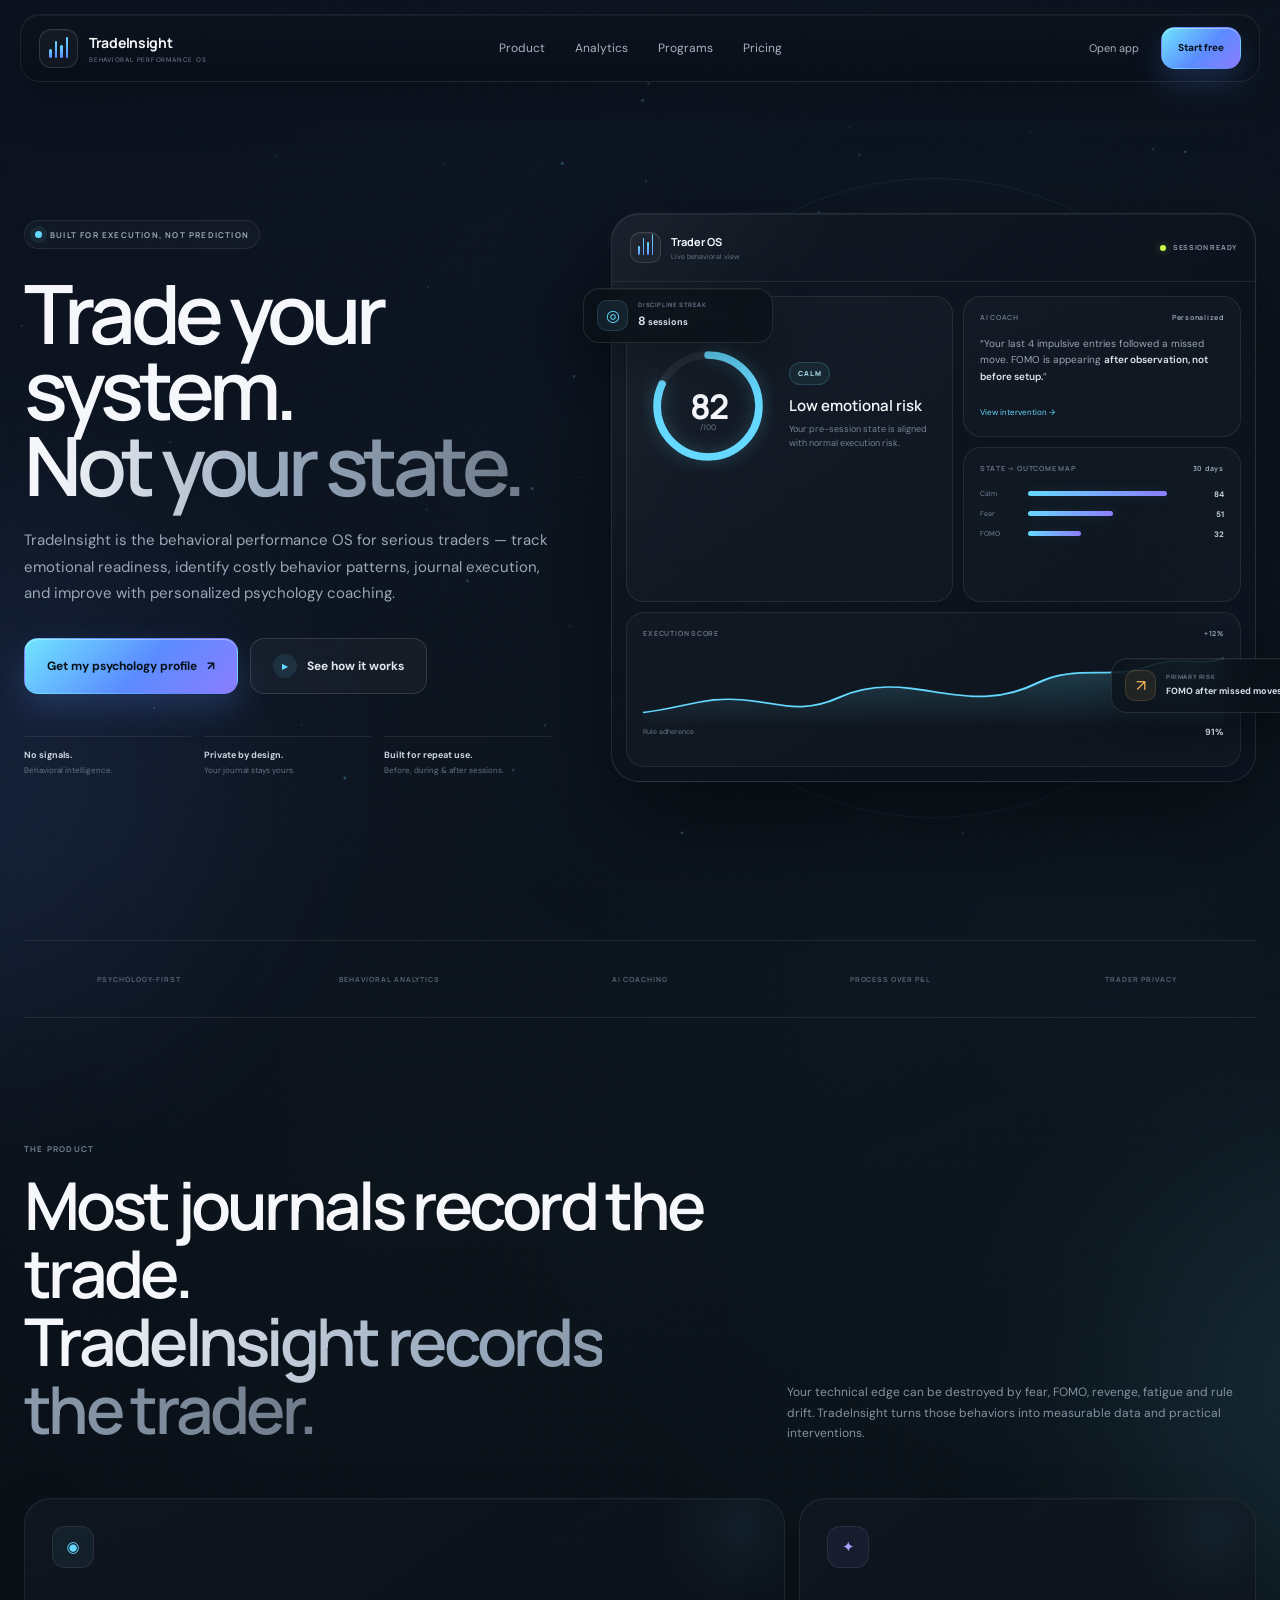
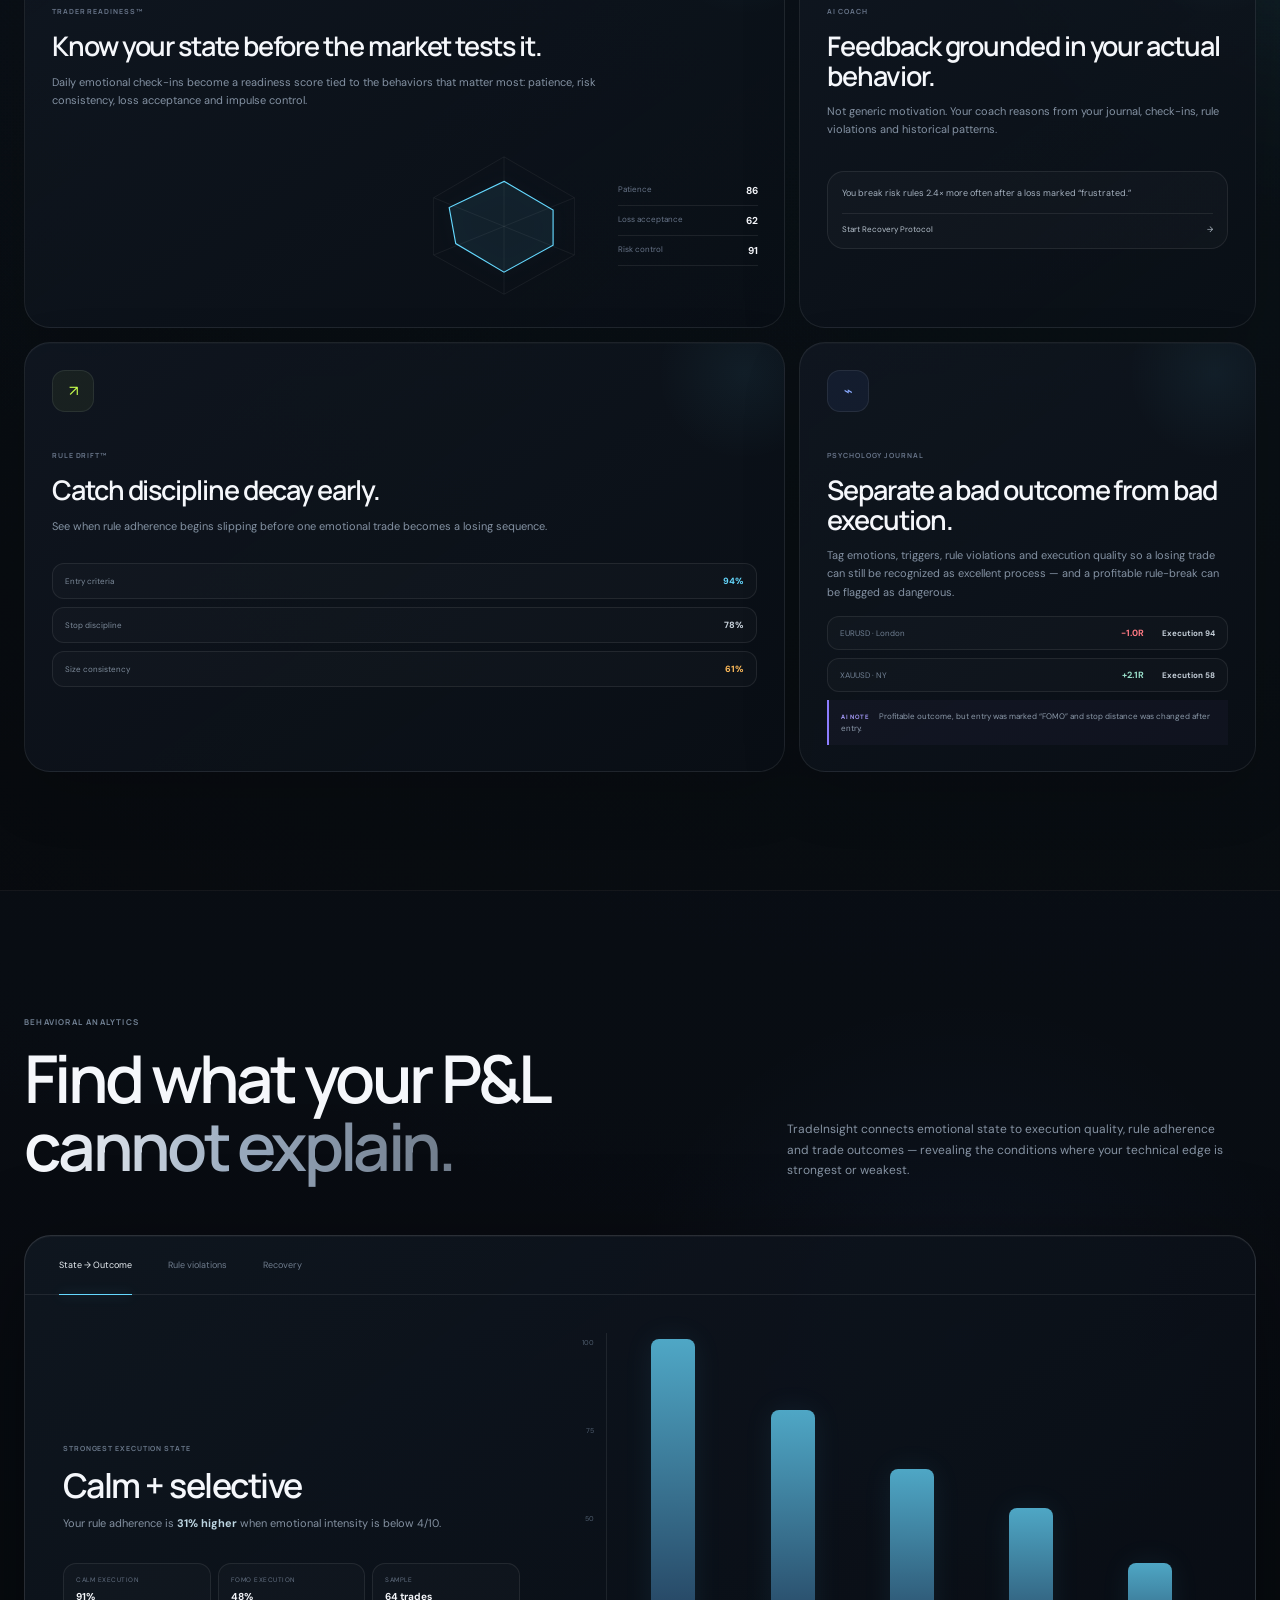
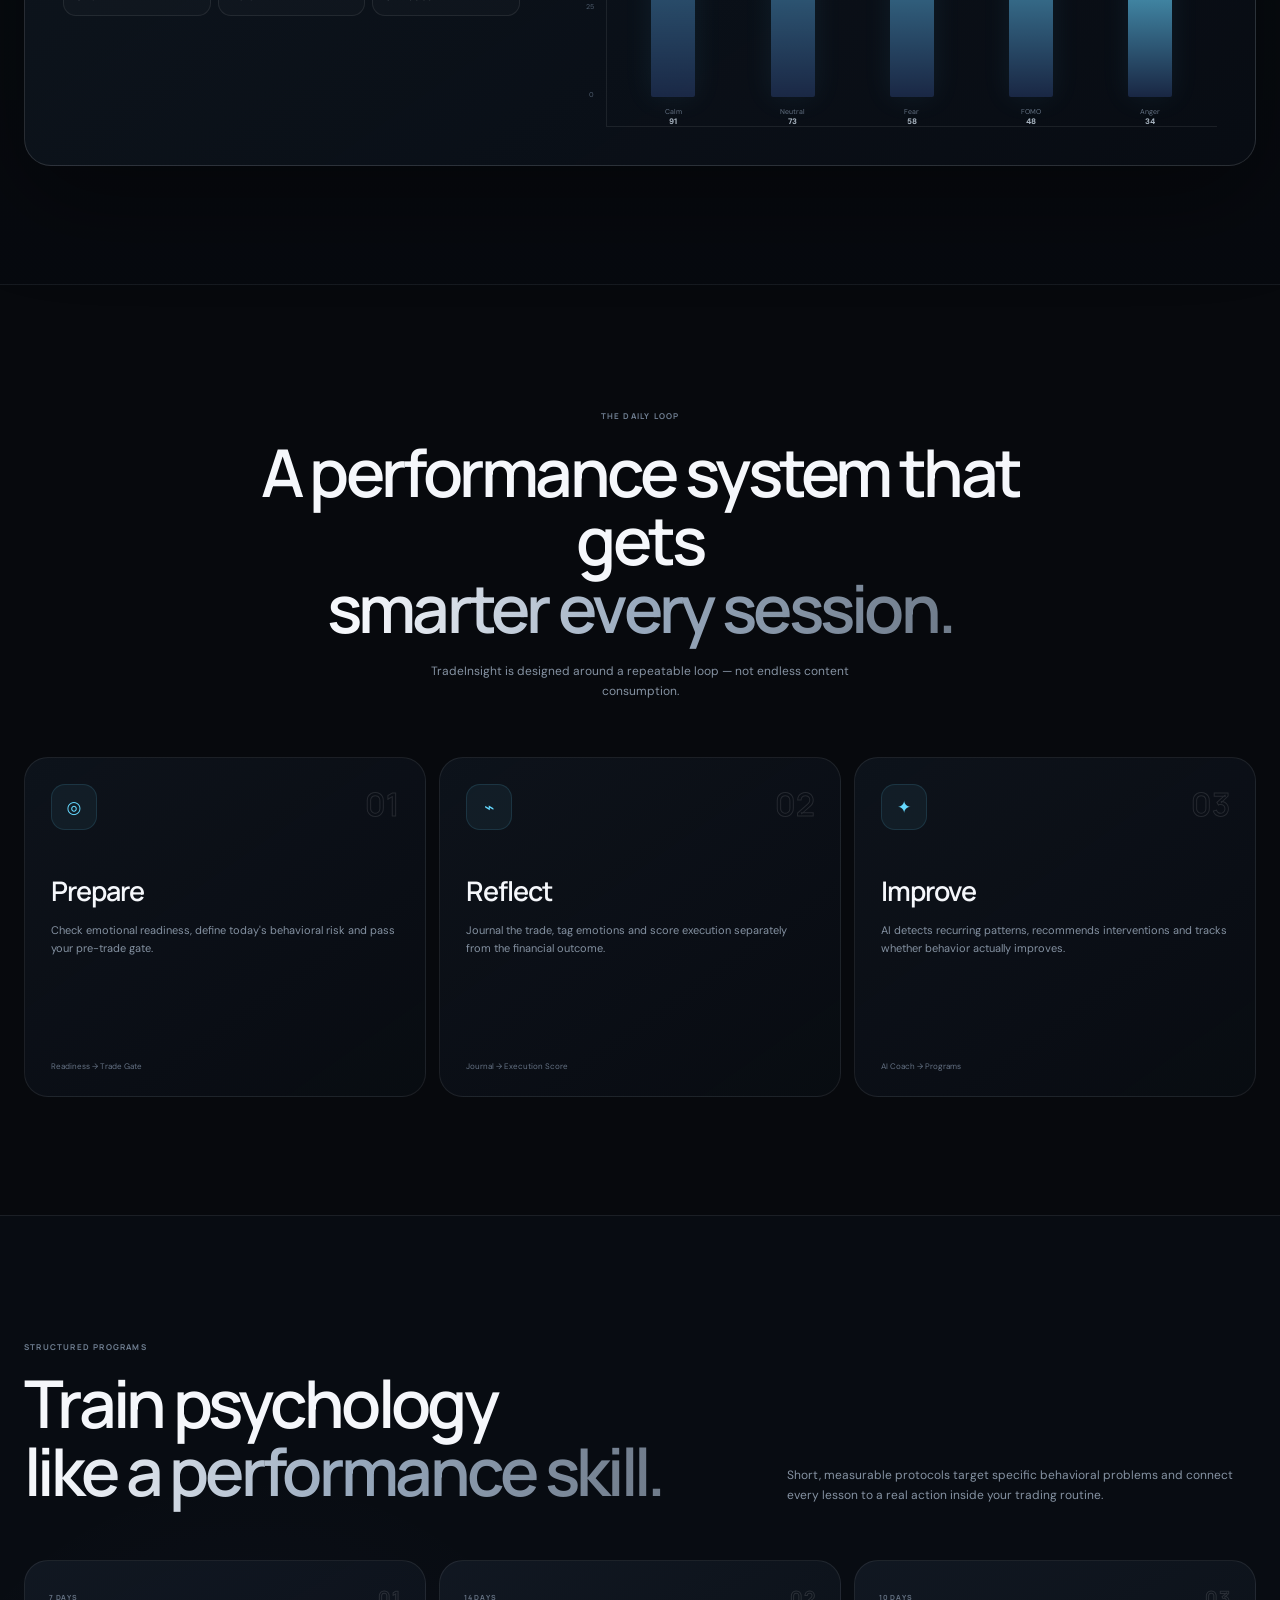
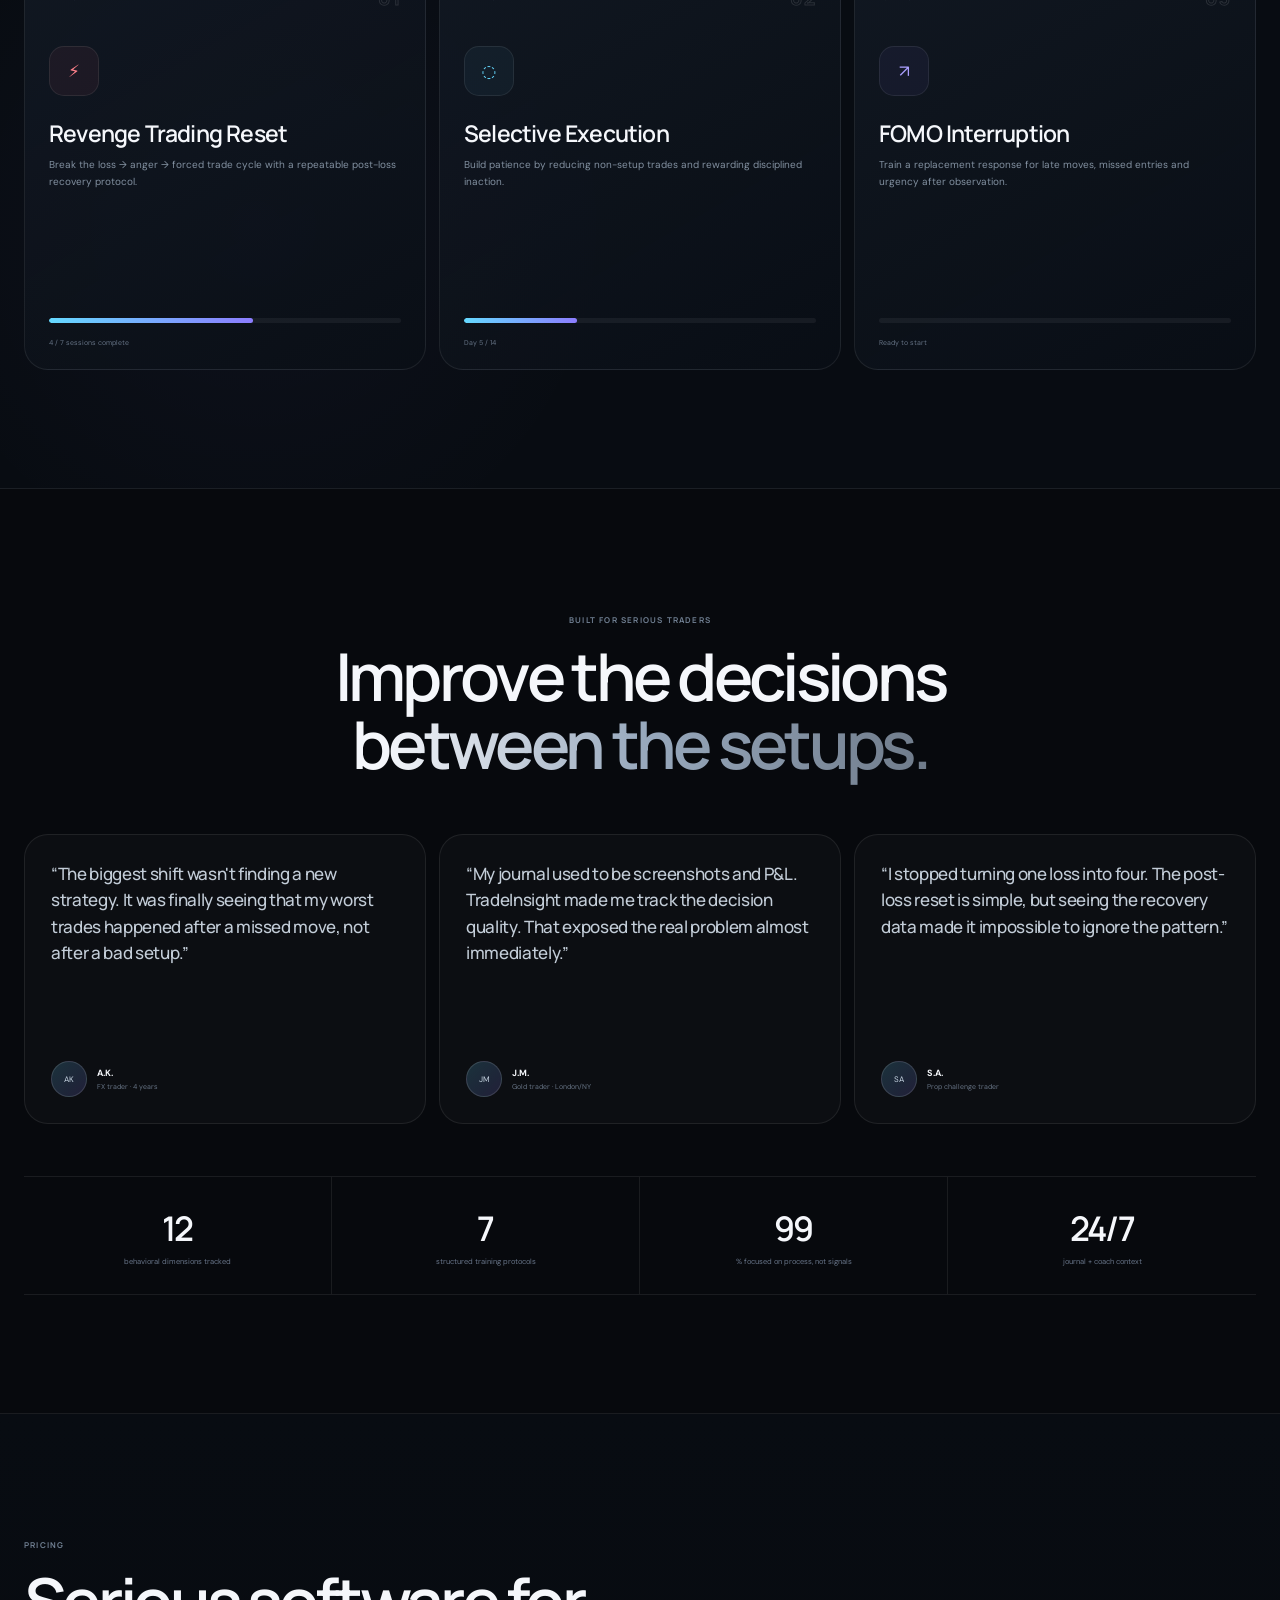
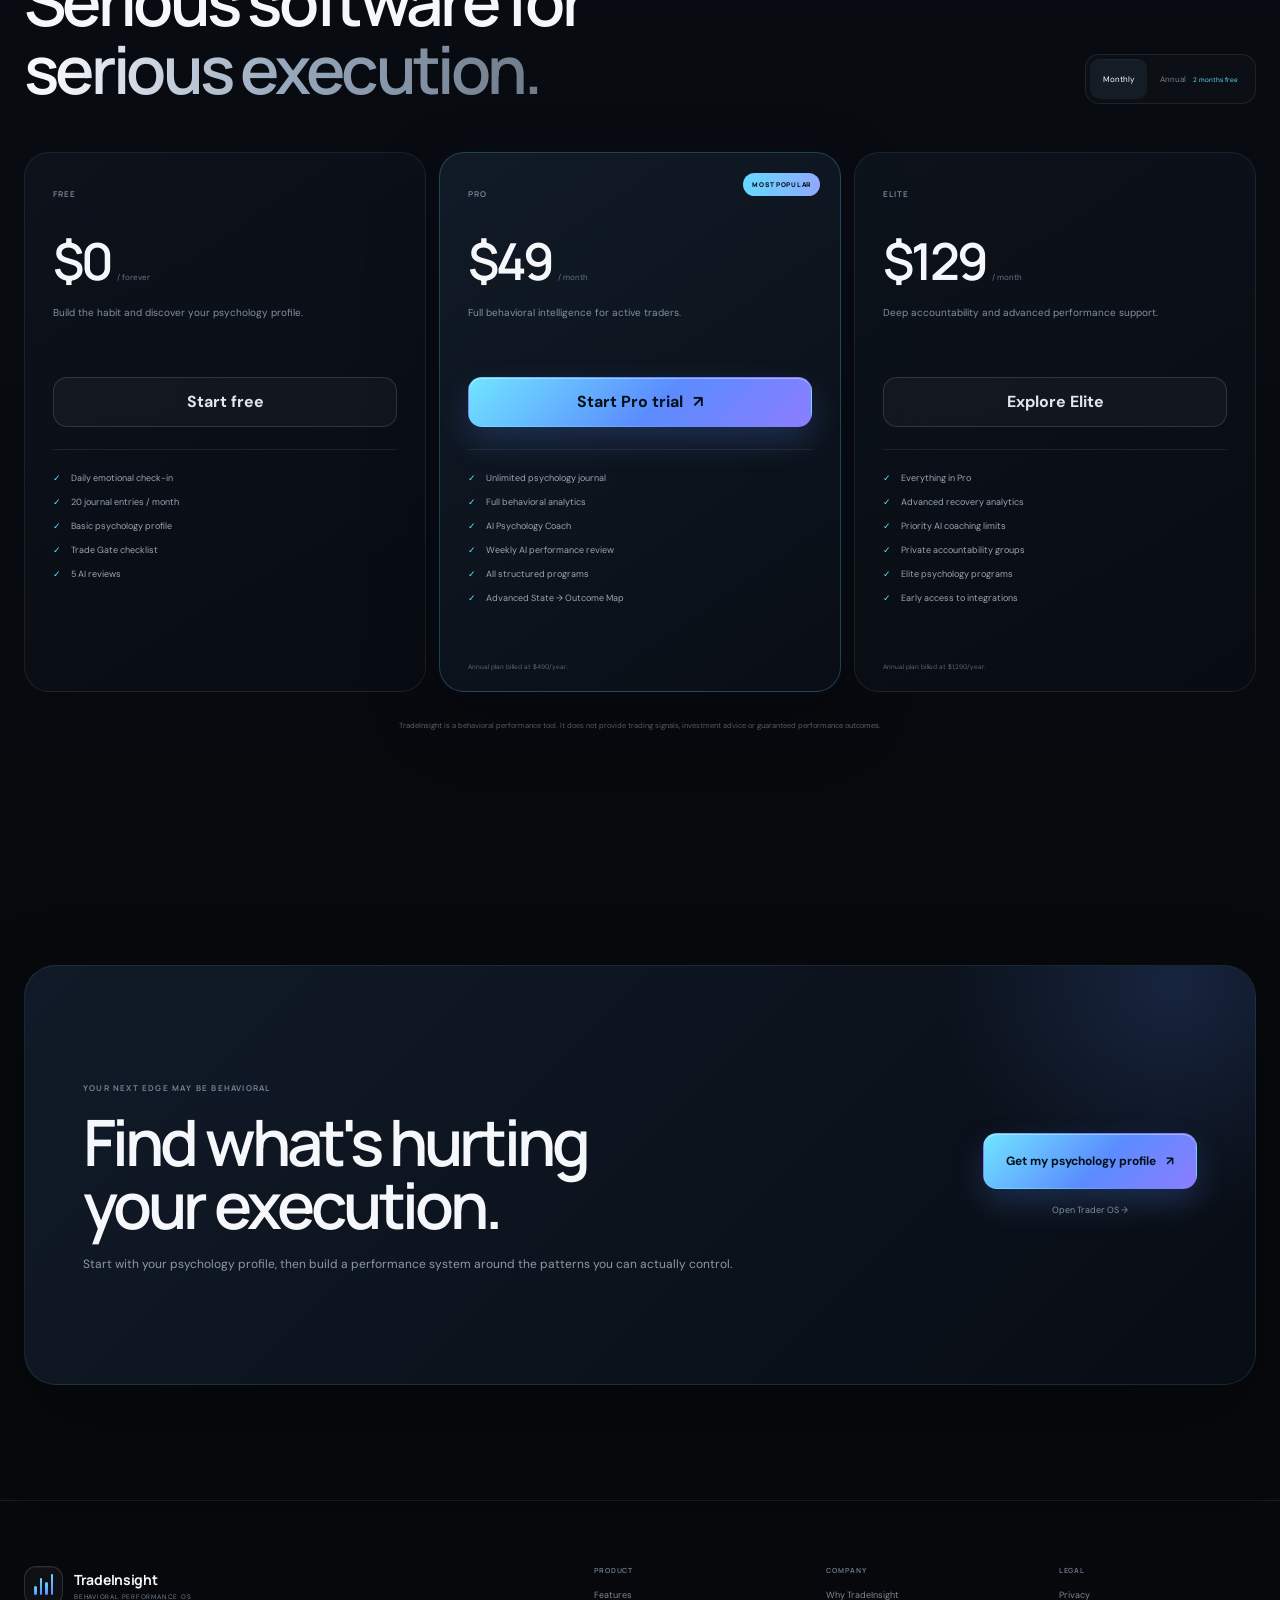
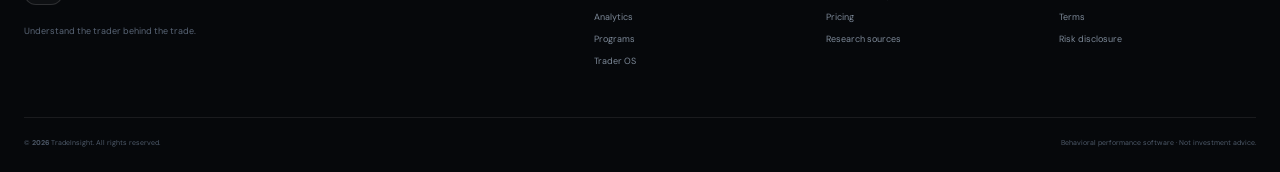
<file: index.html>
<!doctype html>
<html lang="en">
<head>
  <meta charset="utf-8" />
  <meta name="viewport" content="width=device-width, initial-scale=1, viewport-fit=cover" />
  <meta name="theme-color" content="#07090d" />
  <meta name="description" content="TradeInsight is the behavioral performance OS for serious traders — psychology tracking, journaling, AI coaching, programs and behavioral analytics." />
  <meta property="og:title" content="TradeInsight — Trade your system. Not your state." />
  <meta property="og:description" content="Understand the trader behind the trade with readiness tracking, behavioral analytics, AI coaching and structured psychology programs." />
  <title>TradeInsight — Behavioral Performance OS for Traders</title>
  <link rel="preconnect" href="https://fonts.googleapis.com" />
  <link rel="preconnect" href="https://fonts.gstatic.com" crossorigin />
  <link href="https://fonts.googleapis.com/css2?family=DM+Sans:wght@400;500;600;700&family=Manrope:wght@500;600;700;800&display=swap" rel="stylesheet" />
  <link rel="stylesheet" href="marketing.css?v=20260823-1" />
</head>
<body>
  <canvas id="particle-canvas" aria-hidden="true"></canvas>
  <div class="ambient ambient-a" aria-hidden="true"></div>
  <div class="ambient ambient-b" aria-hidden="true"></div>
  <div class="grain" aria-hidden="true"></div>

  <header class="nav-wrap" id="top">
    <nav class="nav-shell" aria-label="Primary">
      <a class="brand" href="#top" aria-label="TradeInsight home">
        <span class="brand-symbol" aria-hidden="true"><i></i><i></i><i></i><i></i></span>
        <span class="brand-type"><strong>TradeInsight</strong><small>Behavioral Performance OS</small></span>
      </a>

      <div class="nav-links" id="nav-links">
        <a href="#product">Product</a>
        <a href="#analytics">Analytics</a>
        <a href="#programs">Programs</a>
        <a href="#pricing">Pricing</a>
      </div>

      <div class="nav-actions">
        <a class="nav-signin" href="/app">Open app</a>
        <a class="button button-small button-primary" href="/app#daily-check">Start free</a>
        <button class="mobile-nav-toggle" id="mobile-nav-toggle" type="button" aria-label="Open navigation" aria-expanded="false">
          <span></span><span></span><span></span>
        </button>
      </div>
    </nav>
  </header>

  <main>
    <section class="hero section-shell" id="hero">
      <div class="hero-copy reveal">
        <div class="hero-pill"><span class="status-dot"></span> Built for execution, not prediction</div>
        <h1>Trade your system.<br><span>Not your state.</span></h1>
        <p class="hero-sub">TradeInsight is the behavioral performance OS for serious traders — track emotional readiness, identify costly behavior patterns, journal execution, and improve with personalized psychology coaching.</p>
        <div class="hero-actions">
          <a class="button button-primary button-large" href="/app#daily-check">Get my psychology profile <span>↗</span></a>
          <a class="button button-ghost button-large" href="#product"><span class="play-dot">▶</span> See how it works</a>
        </div>
        <div class="trust-row">
          <div><strong>No signals.</strong><span>Behavioral intelligence.</span></div>
          <div><strong>Private by design.</strong><span>Your journal stays yours.</span></div>
          <div><strong>Built for repeat use.</strong><span>Before, during & after sessions.</span></div>
        </div>
      </div>

      <div class="hero-product reveal delay-1" aria-label="TradeInsight product preview">
        <div class="terminal-orbit orbit-one"></div>
        <div class="terminal-orbit orbit-two"></div>

        <div class="product-window" data-tilt>
          <div class="product-topbar">
            <div class="window-brand">
              <span class="mini-mark"><i></i><i></i><i></i><i></i></span>
              <div><strong>Trader OS</strong><small>Live behavioral view</small></div>
            </div>
            <div class="live-state"><span></span> SESSION READY</div>
          </div>

          <div class="preview-grid">
            <article class="readiness-card glass-card">
              <div class="card-label">TODAY'S READINESS</div>
              <div class="readiness-layout">
                <div class="readiness-ring">
                  <svg viewBox="0 0 120 120" aria-hidden="true">
                    <circle cx="60" cy="60" r="47" class="ring-track"></circle>
                    <circle cx="60" cy="60" r="47" class="ring-value"></circle>
                  </svg>
                  <div><strong class="countup" data-count="82">0</strong><small>/100</small></div>
                </div>
                <div class="readiness-copy">
                  <span class="positive-chip">CALM</span>
                  <strong>Low emotional risk</strong>
                  <p>Your pre-session state is aligned with normal execution risk.</p>
                </div>
              </div>
            </article>

            <article class="ai-card glass-card">
              <div class="card-headline"><span>AI COACH</span><b>Personalized</b></div>
              <p>“Your last 4 impulsive entries followed a missed move. FOMO is appearing <strong>after observation, not before setup.</strong>”</p>
              <button type="button" class="inline-action" data-demo-toast="AI Coach opens inside the TradeInsight app.">View intervention →</button>
            </article>

            <article class="correlation-card glass-card">
              <div class="card-headline"><span>STATE → OUTCOME MAP</span><b>30 days</b></div>
              <div class="mini-bars">
                <div><span>Calm</span><i style="--w:84%"></i><strong>84</strong></div>
                <div><span>Fear</span><i style="--w:51%"></i><strong>51</strong></div>
                <div><span>FOMO</span><i style="--w:32%"></i><strong>32</strong></div>
              </div>
            </article>

            <article class="execution-card glass-card">
              <div class="card-headline"><span>EXECUTION SCORE</span><b>+12%</b></div>
              <svg class="line-chart" viewBox="0 0 320 104" preserveAspectRatio="none" aria-hidden="true">
                <defs>
                  <linearGradient id="chartFill" x1="0" y1="0" x2="0" y2="1">
                    <stop offset="0%" stop-color="#65d9ff" stop-opacity=".24"/>
                    <stop offset="100%" stop-color="#65d9ff" stop-opacity="0"/>
                  </linearGradient>
                </defs>
                <path class="chart-area" d="M0 86 C22 80 33 65 54 69 S87 89 108 66 S148 54 165 60 S198 70 218 46 S258 42 278 25 S303 26 320 14 L320 104 L0 104 Z"/>
                <path class="chart-line" d="M0 86 C22 80 33 65 54 69 S87 89 108 66 S148 54 165 60 S198 70 218 46 S258 42 278 25 S303 26 320 14"/>
              </svg>
              <div class="chart-footer"><span>Rule adherence</span><strong>91%</strong></div>
            </article>
          </div>
        </div>

        <div class="floating-card floating-card-a">
          <span class="float-icon">◎</span>
          <div><small>DISCIPLINE STREAK</small><strong><b class="countup" data-count="8">0</b> sessions</strong></div>
        </div>
        <div class="floating-card floating-card-b">
          <span class="float-icon warning">↗</span>
          <div><small>PRIMARY RISK</small><strong>FOMO after missed moves</strong></div>
        </div>
      </div>
    </section>

    <section class="logo-strip section-shell reveal" aria-label="Product principles">
      <span>PSYCHOLOGY-FIRST</span><span>BEHAVIORAL ANALYTICS</span><span>AI COACHING</span><span>PROCESS OVER P&L</span><span>TRADER PRIVACY</span>
    </section>

    <section class="section section-shell" id="product">
      <div class="section-heading reveal">
        <div>
          <span class="eyebrow">THE PRODUCT</span>
          <h2>Most journals record the trade.<br><span>TradeInsight records the trader.</span></h2>
        </div>
        <p>Your technical edge can be destroyed by fear, FOMO, revenge, fatigue and rule drift. TradeInsight turns those behaviors into measurable data and practical interventions.</p>
      </div>

      <div class="feature-bento">
        <article class="feature-card feature-wide reveal" data-tilt>
          <div class="feature-icon icon-cyan">◉</div>
          <span class="feature-kicker">TRADER READINESS™</span>
          <h3>Know your state before the market tests it.</h3>
          <p>Daily emotional check-ins become a readiness score tied to the behaviors that matter most: patience, risk consistency, loss acceptance and impulse control.</p>
          <div class="feature-visual readiness-visual">
            <div class="radar">
              <svg viewBox="0 0 220 190" aria-hidden="true">
                <polygon points="110,12 196,62 196,132 110,180 24,132 24,62" class="radar-grid"/>
                <polygon points="110,42 170,77 170,120 110,153 51,118 43,74" class="radar-shape"/>
                <line x1="110" y1="12" x2="110" y2="180"/><line x1="24" y1="62" x2="196" y2="132"/><line x1="196" y1="62" x2="24" y2="132"/>
              </svg>
            </div>
            <div class="radar-metrics">
              <div><span>Patience</span><strong>86</strong></div>
              <div><span>Loss acceptance</span><strong>62</strong></div>
              <div><span>Risk control</span><strong>91</strong></div>
            </div>
          </div>
        </article>

        <article class="feature-card reveal delay-1" data-tilt>
          <div class="feature-icon icon-violet">✦</div>
          <span class="feature-kicker">AI COACH</span>
          <h3>Feedback grounded in your actual behavior.</h3>
          <p>Not generic motivation. Your coach reasons from your journal, check-ins, rule violations and historical patterns.</p>
          <div class="chat-preview">
            <div class="coach-message">You break risk rules 2.4× more often after a loss marked “frustrated.”</div>
            <div class="coach-action">Start Recovery Protocol <span>→</span></div>
          </div>
        </article>

        <article class="feature-card reveal delay-2" data-tilt>
          <div class="feature-icon icon-lime">↗</div>
          <span class="feature-kicker">RULE DRIFT™</span>
          <h3>Catch discipline decay early.</h3>
          <p>See when rule adherence begins slipping before one emotional trade becomes a losing sequence.</p>
          <div class="rule-drift-list">
            <div><span>Entry criteria</span><b class="good">94%</b></div>
            <div><span>Stop discipline</span><b>78%</b></div>
            <div><span>Size consistency</span><b class="warn">61%</b></div>
          </div>
        </article>

        <article class="feature-card feature-wide reveal" data-tilt>
          <div class="feature-icon icon-blue">⌁</div>
          <span class="feature-kicker">PSYCHOLOGY JOURNAL</span>
          <h3>Separate a bad outcome from bad execution.</h3>
          <p>Tag emotions, triggers, rule violations and execution quality so a losing trade can still be recognized as excellent process — and a profitable rule-break can be flagged as dangerous.</p>
          <div class="journal-preview">
            <div class="journal-row"><span>EURUSD · London</span><b class="loss">-1.0R</b><strong>Execution 94</strong></div>
            <div class="journal-row"><span>XAUUSD · NY</span><b class="win">+2.1R</b><strong>Execution 58</strong></div>
            <div class="journal-note"><span>AI note</span> Profitable outcome, but entry was marked “FOMO” and stop distance was changed after entry.</div>
          </div>
        </article>
      </div>
    </section>

    <section class="section market-section" id="analytics">
      <div class="section-shell">
        <div class="section-heading reveal">
          <div>
            <span class="eyebrow">BEHAVIORAL ANALYTICS</span>
            <h2>Find what your P&amp;L<br><span>cannot explain.</span></h2>
          </div>
          <p>TradeInsight connects emotional state to execution quality, rule adherence and trade outcomes — revealing the conditions where your technical edge is strongest or weakest.</p>
        </div>

        <div class="analytics-terminal reveal">
          <div class="terminal-tabs" role="tablist">
            <button class="active" type="button" data-analytics-tab="state">State → Outcome</button>
            <button type="button" data-analytics-tab="rules">Rule violations</button>
            <button type="button" data-analytics-tab="recovery">Recovery</button>
          </div>

          <div class="analytics-content active" data-analytics-panel="state">
            <div class="analytics-summary">
              <span class="metric-label">STRONGEST EXECUTION STATE</span>
              <strong>Calm + selective</strong>
              <p>Your rule adherence is <b>31% higher</b> when emotional intensity is below 4/10.</p>
              <div class="summary-stats">
                <div><span>Calm execution</span><strong>91%</strong></div>
                <div><span>FOMO execution</span><strong>48%</strong></div>
                <div><span>Sample</span><strong>64 trades</strong></div>
              </div>
            </div>
            <div class="analytics-chart-wrap">
              <div class="chart-axis"><span>100</span><span>75</span><span>50</span><span>25</span><span>0</span></div>
              <div class="analytics-bars">
                <div><i style="--h:91%"></i><strong>91</strong><span>Calm</span></div>
                <div><i style="--h:73%"></i><strong>73</strong><span>Neutral</span></div>
                <div><i style="--h:58%"></i><strong>58</strong><span>Fear</span></div>
                <div><i style="--h:48%"></i><strong>48</strong><span>FOMO</span></div>
                <div><i style="--h:34%"></i><strong>34</strong><span>Anger</span></div>
              </div>
            </div>
          </div>

          <div class="analytics-content" data-analytics-panel="rules">
            <div class="heatmap-copy">
              <span class="metric-label">RULE DRIFT HEATMAP</span>
              <strong>Late-session discipline is your weak zone.</strong>
              <p>Most violations cluster after two consecutive trades or after 90+ minutes of chart exposure.</p>
            </div>
            <div class="heatmap">
              <div class="heat-labels"><span>Entry</span><span>Stop</span><span>Size</span><span>Exit</span></div>
              <div class="heat-grid" aria-label="Rule violation heatmap">
                <i class="h1"></i><i class="h2"></i><i class="h1"></i><i class="h3"></i><i class="h2"></i><i class="h4"></i><i class="h3"></i>
                <i class="h1"></i><i class="h1"></i><i class="h2"></i><i class="h2"></i><i class="h3"></i><i class="h4"></i><i class="h4"></i>
                <i class="h1"></i><i class="h2"></i><i class="h1"></i><i class="h3"></i><i class="h3"></i><i class="h4"></i><i class="h4"></i>
                <i class="h1"></i><i class="h1"></i><i class="h2"></i><i class="h2"></i><i class="h2"></i><i class="h3"></i><i class="h4"></i>
              </div>
            </div>
          </div>

          <div class="analytics-content" data-analytics-panel="recovery">
            <div class="analytics-summary">
              <span class="metric-label">RECOVERY SCORE™</span>
              <strong>72 / 100</strong>
              <p>You usually recover after one loss, but urgency rises sharply after two consecutive stop-outs.</p>
              <div class="summary-stats">
                <div><span>Avg. reset time</span><strong>18 min</strong></div>
                <div><span>Post-loss adherence</span><strong>74%</strong></div>
                <div><span>Best intervention</span><strong>60s reset</strong></div>
              </div>
            </div>
            <div class="recovery-curve">
              <div class="curve-card"><span>Loss 1</span><strong>82%</strong><small>Rule adherence</small></div>
              <div class="curve-arrow">→</div>
              <div class="curve-card"><span>Loss 2</span><strong>61%</strong><small>Rule adherence</small></div>
              <div class="curve-arrow">→</div>
              <div class="curve-card danger"><span>No reset</span><strong>39%</strong><small>Rule adherence</small></div>
            </div>
          </div>
        </div>
      </div>
    </section>

    <section class="section section-shell" id="how">
      <div class="center-heading reveal">
        <span class="eyebrow">THE DAILY LOOP</span>
        <h2>A performance system that gets<br><span>smarter every session.</span></h2>
        <p>TradeInsight is designed around a repeatable loop — not endless content consumption.</p>
      </div>

      <div class="steps-grid">
        <article class="step-card reveal">
          <div class="step-number">01</div>
          <div class="step-icon">◎</div>
          <h3>Prepare</h3>
          <p>Check emotional readiness, define today's behavioral risk and pass your pre-trade gate.</p>
          <span>Readiness → Trade Gate</span>
        </article>
        <article class="step-card reveal delay-1">
          <div class="step-number">02</div>
          <div class="step-icon">⌁</div>
          <h3>Reflect</h3>
          <p>Journal the trade, tag emotions and score execution separately from the financial outcome.</p>
          <span>Journal → Execution Score</span>
        </article>
        <article class="step-card reveal delay-2">
          <div class="step-number">03</div>
          <div class="step-icon">✦</div>
          <h3>Improve</h3>
          <p>AI detects recurring patterns, recommends interventions and tracks whether behavior actually improves.</p>
          <span>AI Coach → Programs</span>
        </article>
      </div>
    </section>

    <section class="section programs-section" id="programs">
      <div class="section-shell">
        <div class="section-heading reveal">
          <div>
            <span class="eyebrow">STRUCTURED PROGRAMS</span>
            <h2>Train psychology<br><span>like a performance skill.</span></h2>
          </div>
          <p>Short, measurable protocols target specific behavioral problems and connect every lesson to a real action inside your trading routine.</p>
        </div>

        <div class="program-carousel">
          <article class="program-card reveal">
            <div class="program-top"><span>7 DAYS</span><b>01</b></div>
            <div class="program-icon program-red">⚡</div>
            <h3>Revenge Trading Reset</h3>
            <p>Break the loss → anger → forced trade cycle with a repeatable post-loss recovery protocol.</p>
            <div class="program-progress"><i style="width:58%"></i></div>
            <small>4 / 7 sessions complete</small>
          </article>
          <article class="program-card reveal delay-1">
            <div class="program-top"><span>14 DAYS</span><b>02</b></div>
            <div class="program-icon program-cyan">◌</div>
            <h3>Selective Execution</h3>
            <p>Build patience by reducing non-setup trades and rewarding disciplined inaction.</p>
            <div class="program-progress"><i style="width:32%"></i></div>
            <small>Day 5 / 14</small>
          </article>
          <article class="program-card reveal delay-2">
            <div class="program-top"><span>10 DAYS</span><b>03</b></div>
            <div class="program-icon program-violet">↗</div>
            <h3>FOMO Interruption</h3>
            <p>Train a replacement response for late moves, missed entries and urgency after observation.</p>
            <div class="program-progress"><i style="width:0%"></i></div>
            <small>Ready to start</small>
          </article>
        </div>
      </div>
    </section>

    <section class="section section-shell" id="social-proof">
      <div class="center-heading reveal">
        <span class="eyebrow">BUILT FOR SERIOUS TRADERS</span>
        <h2>Improve the decisions<br><span>between the setups.</span></h2>
      </div>

      <div class="testimonial-grid">
        <blockquote class="testimonial reveal">
          <p>“The biggest shift wasn't finding a new strategy. It was finally seeing that my worst trades happened after a missed move, not after a bad setup.”</p>
          <footer><span class="avatar">AK</span><div><strong>A.K.</strong><small>FX trader · 4 years</small></div></footer>
        </blockquote>
        <blockquote class="testimonial reveal delay-1">
          <p>“My journal used to be screenshots and P&amp;L. TradeInsight made me track the decision quality. That exposed the real problem almost immediately.”</p>
          <footer><span class="avatar">JM</span><div><strong>J.M.</strong><small>Gold trader · London/NY</small></div></footer>
        </blockquote>
        <blockquote class="testimonial reveal delay-2">
          <p>“I stopped turning one loss into four. The post-loss reset is simple, but seeing the recovery data made it impossible to ignore the pattern.”</p>
          <footer><span class="avatar">SA</span><div><strong>S.A.</strong><small>Prop challenge trader</small></div></footer>
        </blockquote>
      </div>

      <div class="stats-row reveal">
        <div><strong class="countup" data-count="12">0</strong><span>behavioral dimensions tracked</span></div>
        <div><strong class="countup" data-count="7">0</strong><span>structured training protocols</span></div>
        <div><strong class="countup" data-count="100">0</strong><span>% focused on process, not signals</span></div>
        <div><strong>24/7</strong><span>journal + coach context</span></div>
      </div>
    </section>

    <section class="section pricing-section" id="pricing">
      <div class="section-shell">
        <div class="pricing-heading reveal">
          <div>
            <span class="eyebrow">PRICING</span>
            <h2>Serious software for<br><span>serious execution.</span></h2>
          </div>
          <div class="billing-toggle" role="group" aria-label="Billing period">
            <button class="active" type="button" data-billing="monthly">Monthly</button>
            <button type="button" data-billing="annual">Annual <span>2 months free</span></button>
          </div>
        </div>

        <div class="pricing-grid">
          <article class="price-card reveal">
            <span class="plan-name">FREE</span>
            <div class="price"><strong>$0</strong><span>/ forever</span></div>
            <p>Build the habit and discover your psychology profile.</p>
            <a class="button button-ghost button-full" href="/app#daily-check">Start free</a>
            <ul>
              <li>Daily emotional check-in</li>
              <li>20 journal entries / month</li>
              <li>Basic psychology profile</li>
              <li>Trade Gate checklist</li>
              <li>5 AI reviews</li>
            </ul>
          </article>

          <article class="price-card featured-price reveal delay-1">
            <div class="recommended">MOST POPULAR</div>
            <span class="plan-name">PRO</span>
            <div class="price"><strong data-price-monthly="$49" data-price-annual="$41">$49</strong><span data-period>/ month</span></div>
            <p>Full behavioral intelligence for active traders.</p>
            <a class="button button-primary button-full" href="/app">Start Pro trial <span>↗</span></a>
            <ul>
              <li>Unlimited psychology journal</li>
              <li>Full behavioral analytics</li>
              <li>AI Psychology Coach</li>
              <li>Weekly AI performance review</li>
              <li>All structured programs</li>
              <li>Advanced State → Outcome Map</li>
            </ul>
            <small class="price-note">Annual plan billed at $490/year.</small>
          </article>

          <article class="price-card reveal delay-2">
            <span class="plan-name">ELITE</span>
            <div class="price"><strong data-price-monthly="$129" data-price-annual="$108">$129</strong><span data-period>/ month</span></div>
            <p>Deep accountability and advanced performance support.</p>
            <a class="button button-ghost button-full" href="/app">Explore Elite</a>
            <ul>
              <li>Everything in Pro</li>
              <li>Advanced recovery analytics</li>
              <li>Priority AI coaching limits</li>
              <li>Private accountability groups</li>
              <li>Elite psychology programs</li>
              <li>Early access to integrations</li>
            </ul>
            <small class="price-note">Annual plan billed at $1,290/year.</small>
          </article>
        </div>

        <p class="pricing-disclaimer reveal">TradeInsight is a behavioral performance tool. It does not provide trading signals, investment advice or guaranteed performance outcomes.</p>
      </div>
    </section>

    <section class="final-cta section-shell reveal">
      <div class="cta-glow" aria-hidden="true"></div>
      <div>
        <span class="eyebrow">YOUR NEXT EDGE MAY BE BEHAVIORAL</span>
        <h2>Find what's hurting<br>your execution.</h2>
        <p>Start with your psychology profile, then build a performance system around the patterns you can actually control.</p>
      </div>
      <div class="cta-actions">
        <a class="button button-primary button-large" href="/app#daily-check">Get my psychology profile <span>↗</span></a>
        <a class="text-link" href="/app">Open Trader OS →</a>
      </div>
    </section>
  </main>

  <footer class="site-footer">
    <div class="footer-shell section-shell">
      <div class="footer-brand">
        <a class="brand" href="#top">
          <span class="brand-symbol"><i></i><i></i><i></i><i></i></span>
          <span class="brand-type"><strong>TradeInsight</strong><small>Behavioral Performance OS</small></span>
        </a>
        <p>Understand the trader behind the trade.</p>
      </div>
      <div class="footer-links">
        <div><strong>Product</strong><a href="#product">Features</a><a href="#analytics">Analytics</a><a href="#programs">Programs</a><a href="/app">Trader OS</a></div>
        <div><strong>Company</strong><a href="#social-proof">Why TradeInsight</a><a href="#pricing">Pricing</a><a href="/app#sources">Research sources</a></div>
        <div><strong>Legal</strong><a href="#" data-demo-toast="Privacy page is being prepared for the SaaS launch.">Privacy</a><a href="#" data-demo-toast="Terms page is being prepared for the SaaS launch.">Terms</a><a href="#" data-demo-toast="Risk disclosure page is being prepared for the SaaS launch.">Risk disclosure</a></div>
      </div>
    </div>
    <div class="footer-bottom section-shell">
      <span>© <b id="year"></b> TradeInsight. All rights reserved.</span>
      <span>Behavioral performance software · Not investment advice.</span>
    </div>
  </footer>

  <div class="toast" id="toast" role="status" aria-live="polite"></div>
  <script src="marketing.js?v=20260823-1"></script>
</body>
</html>
</file>
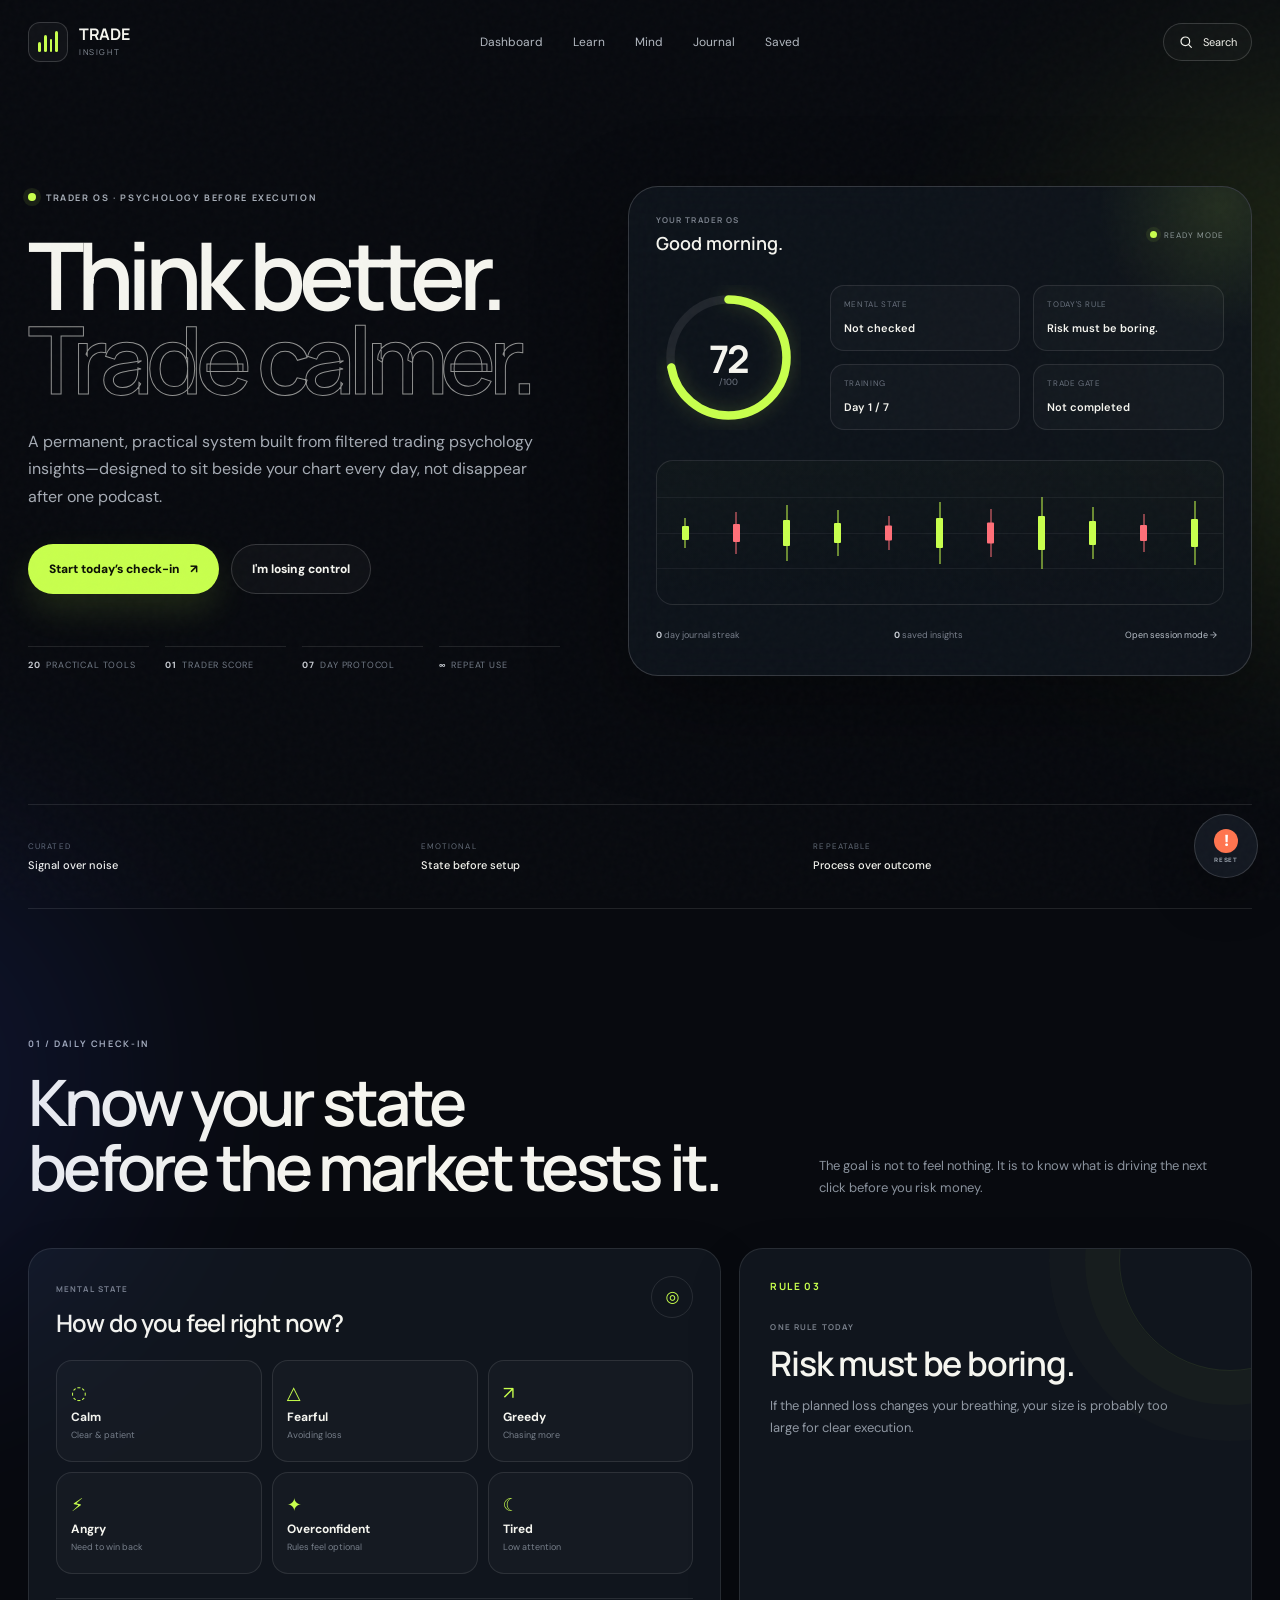
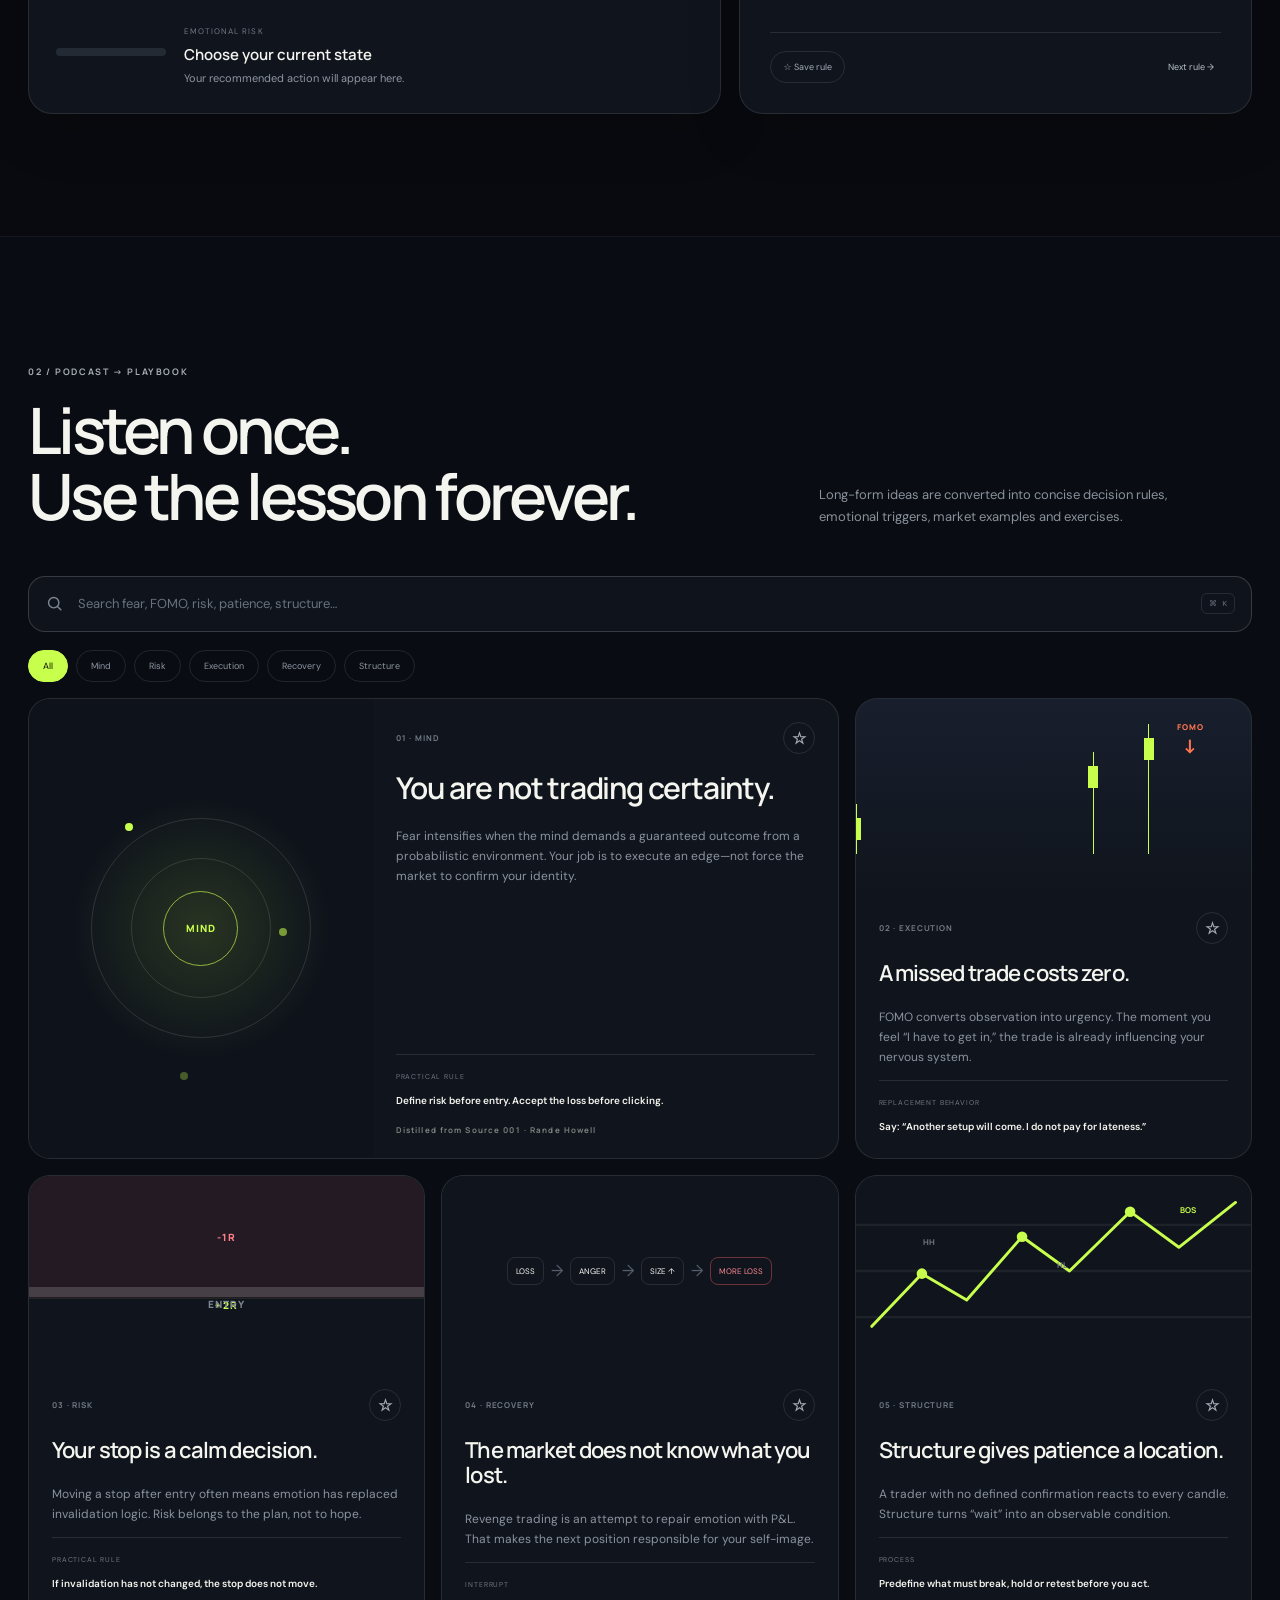
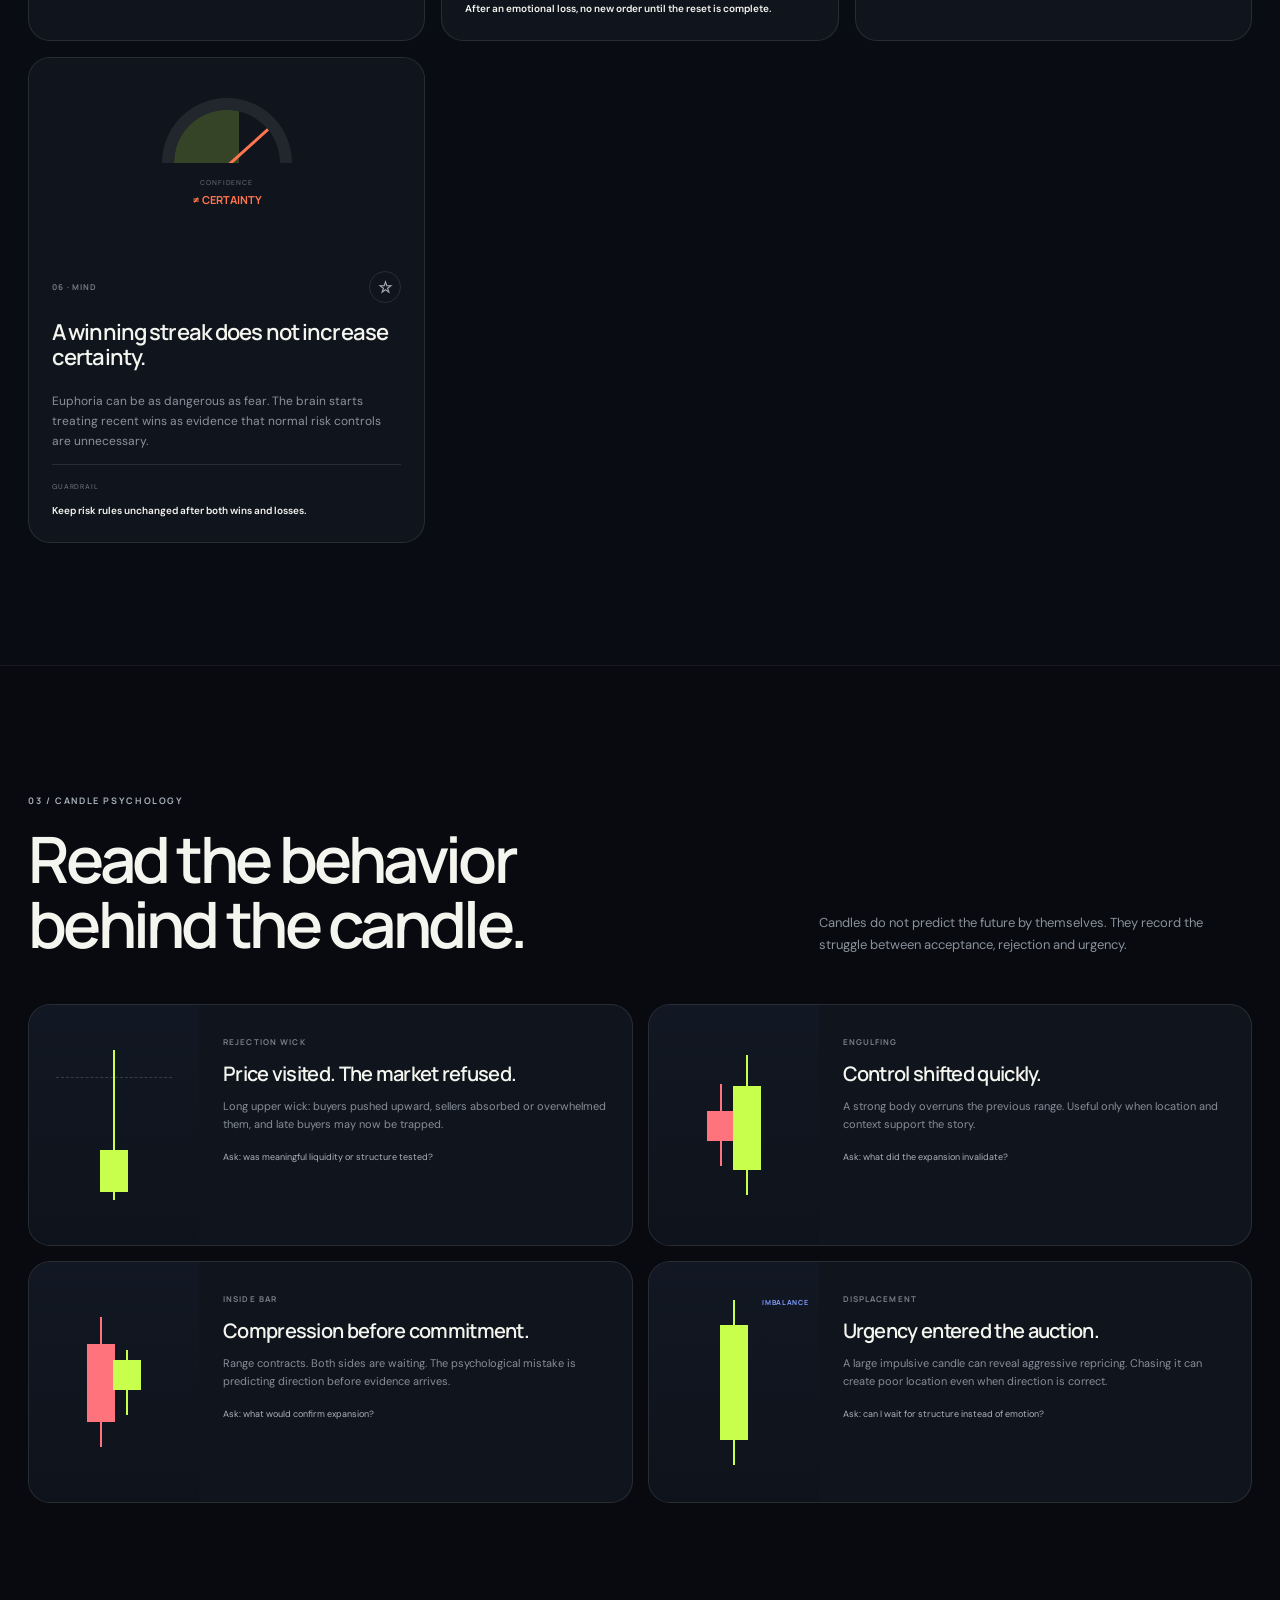
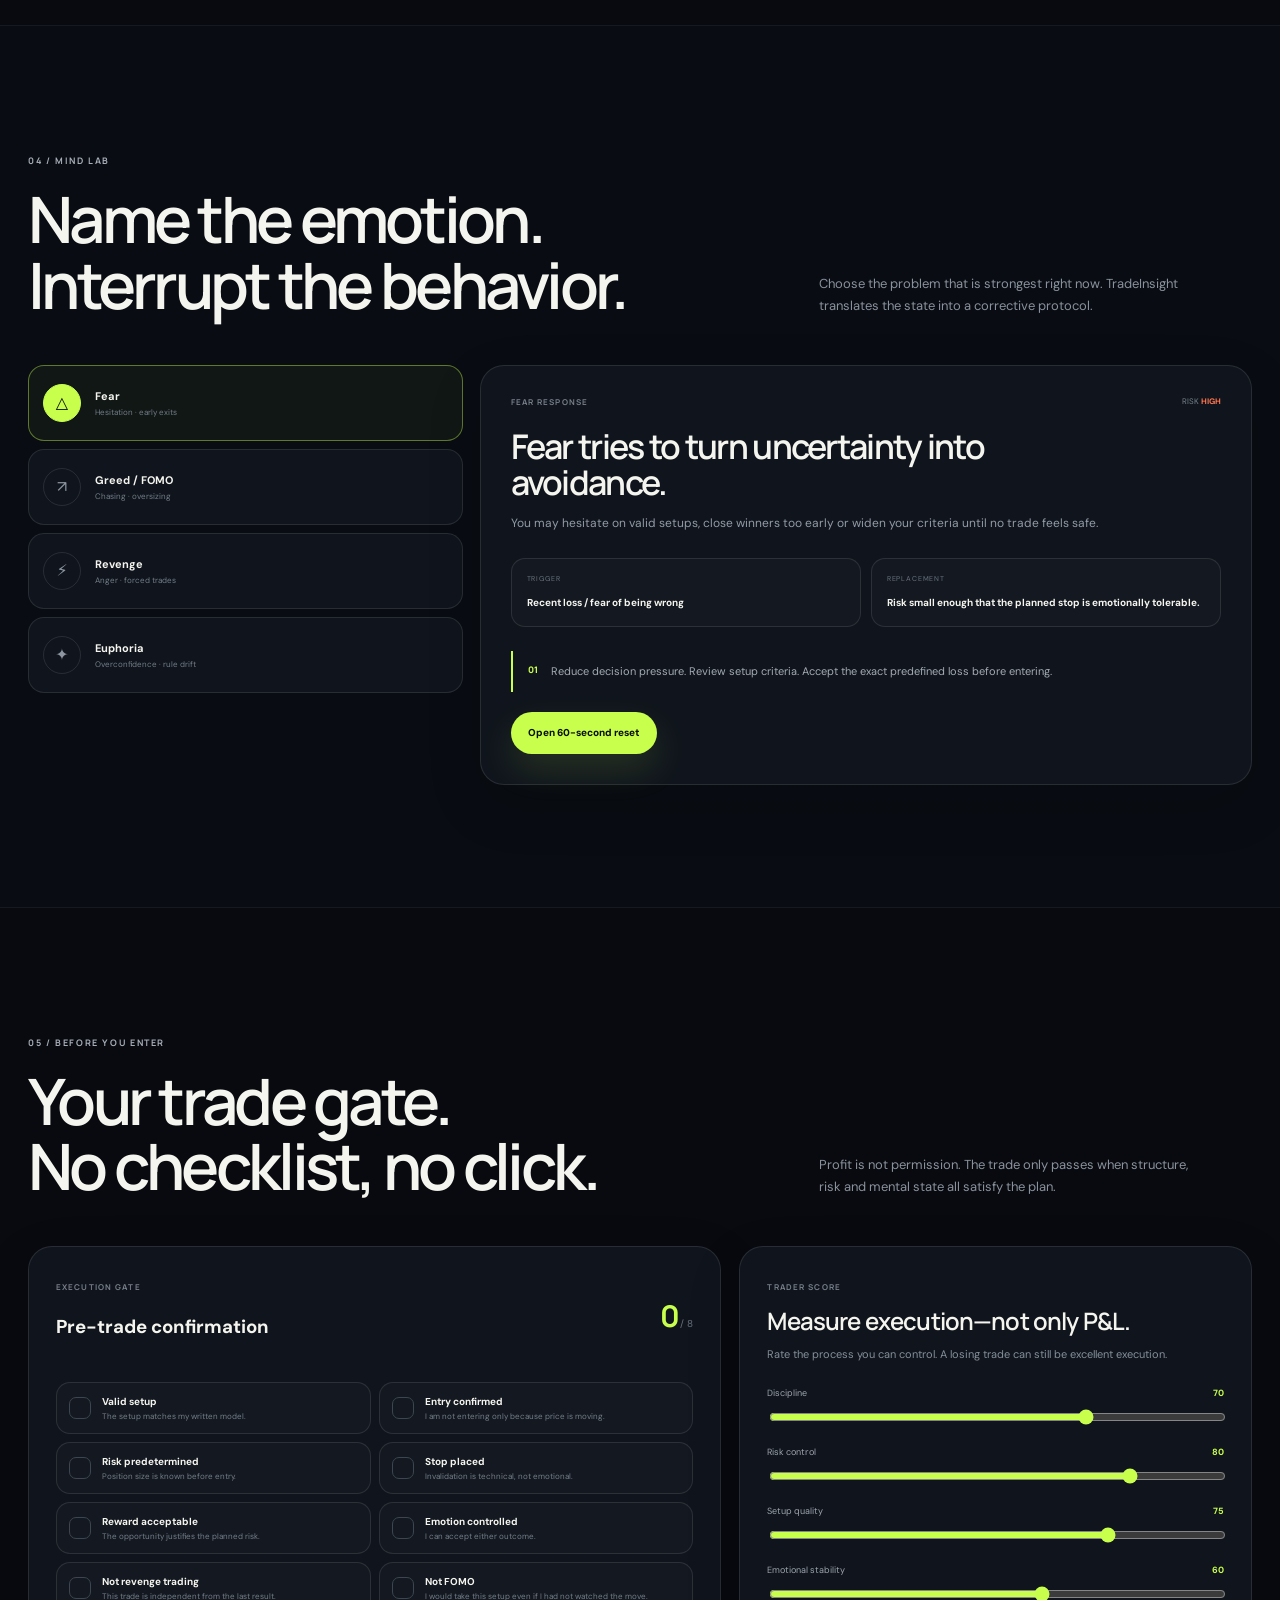
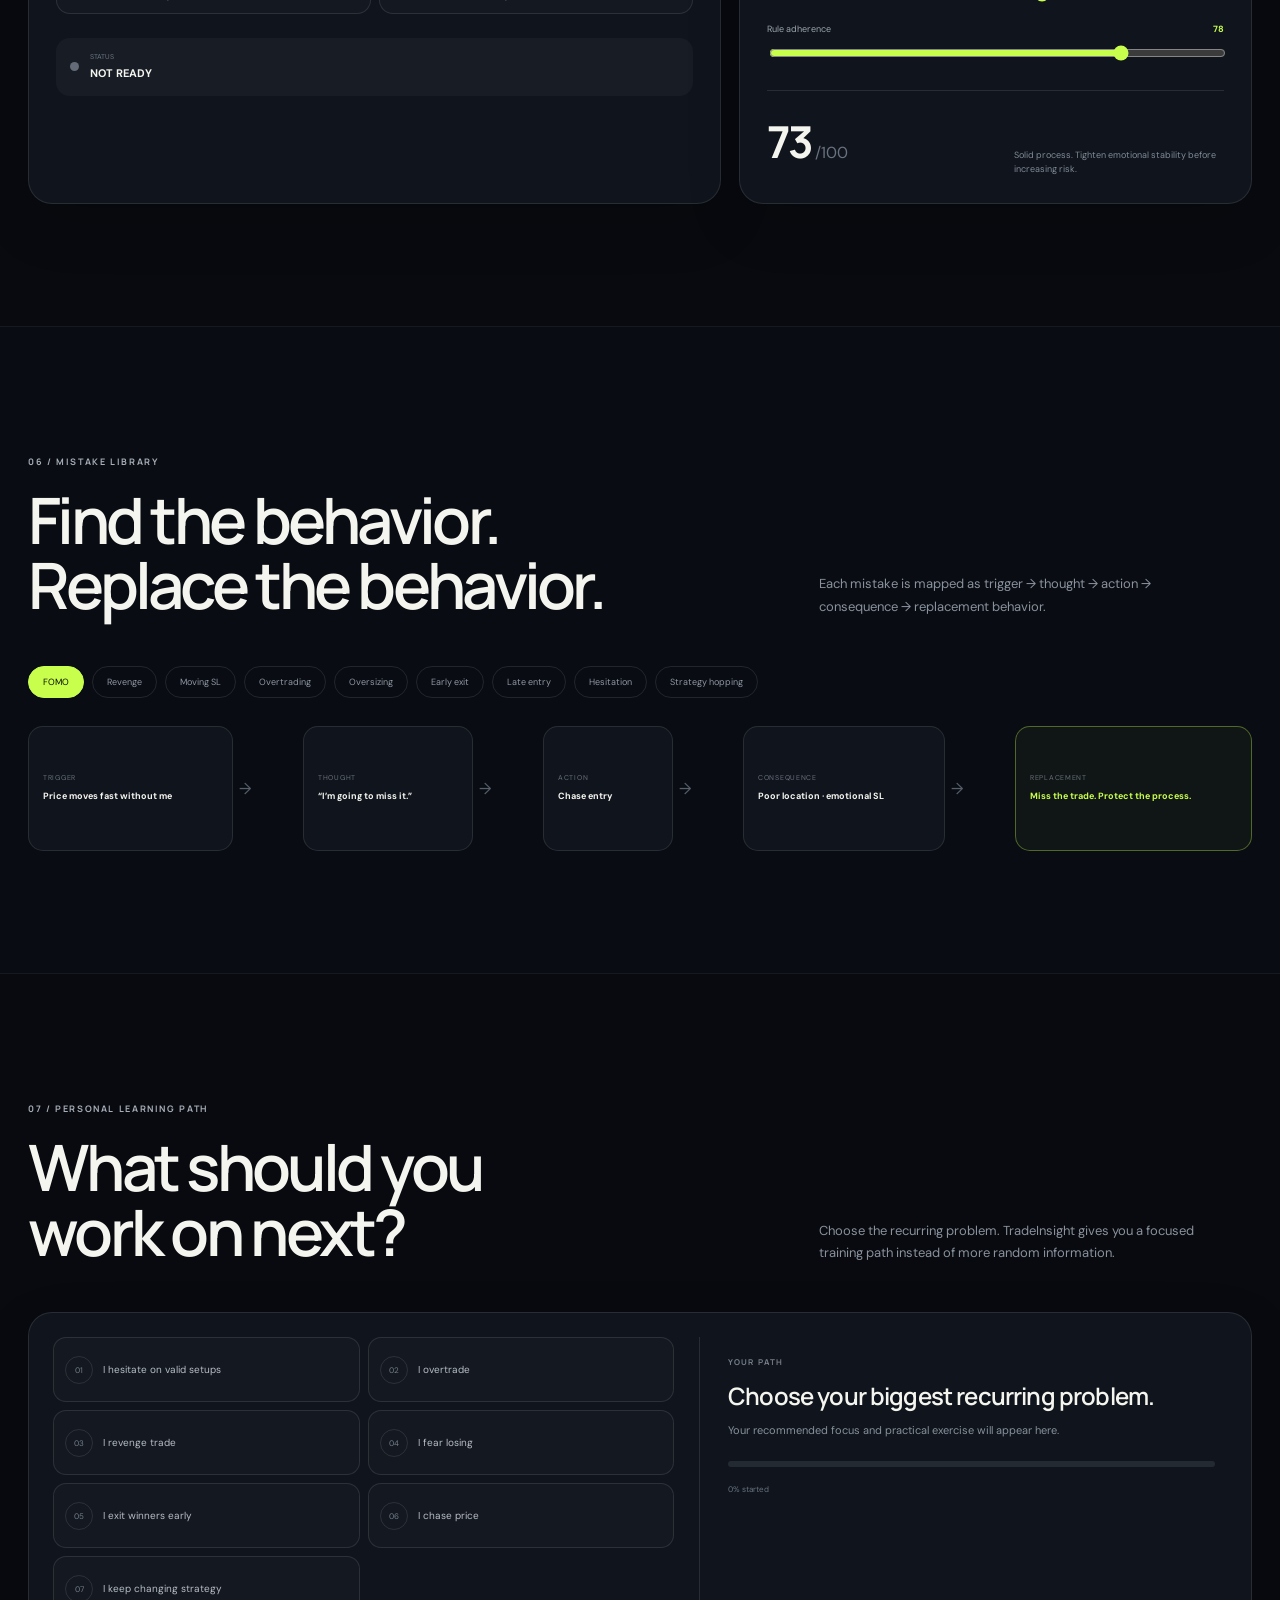
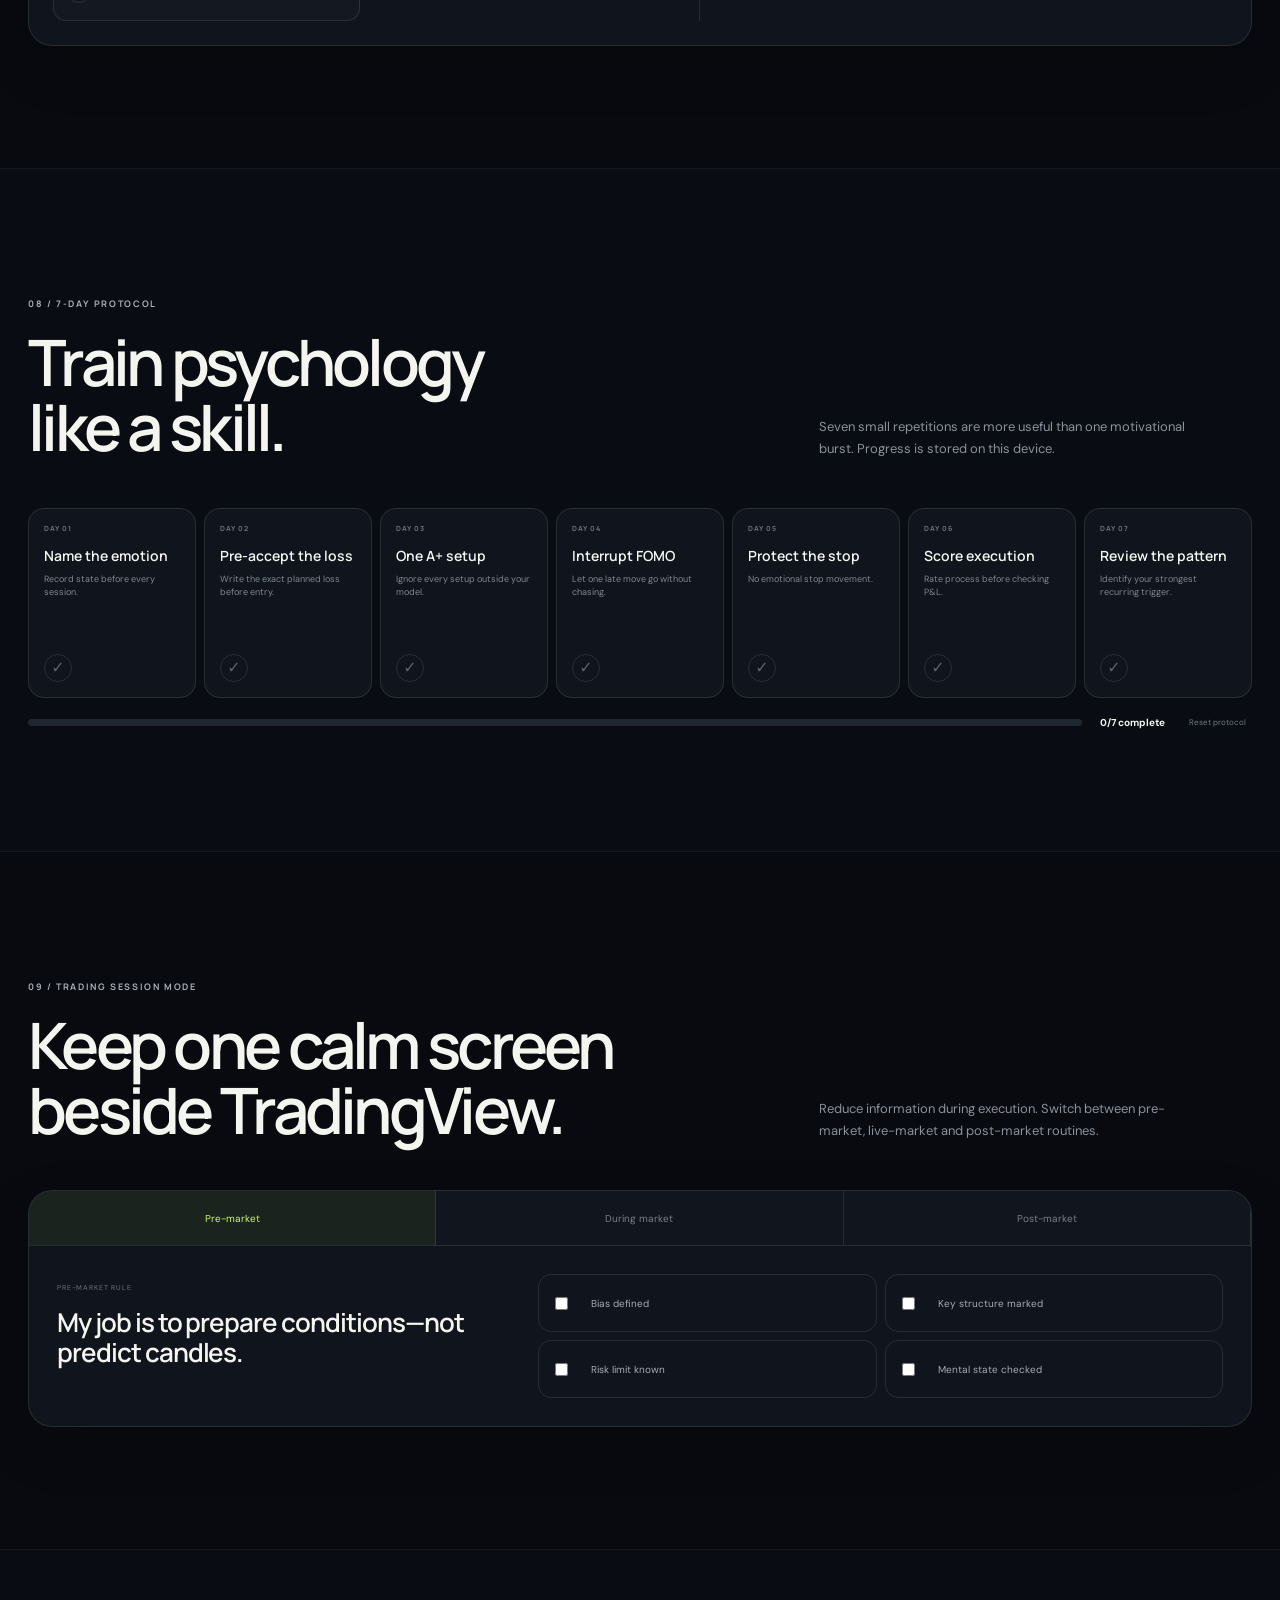
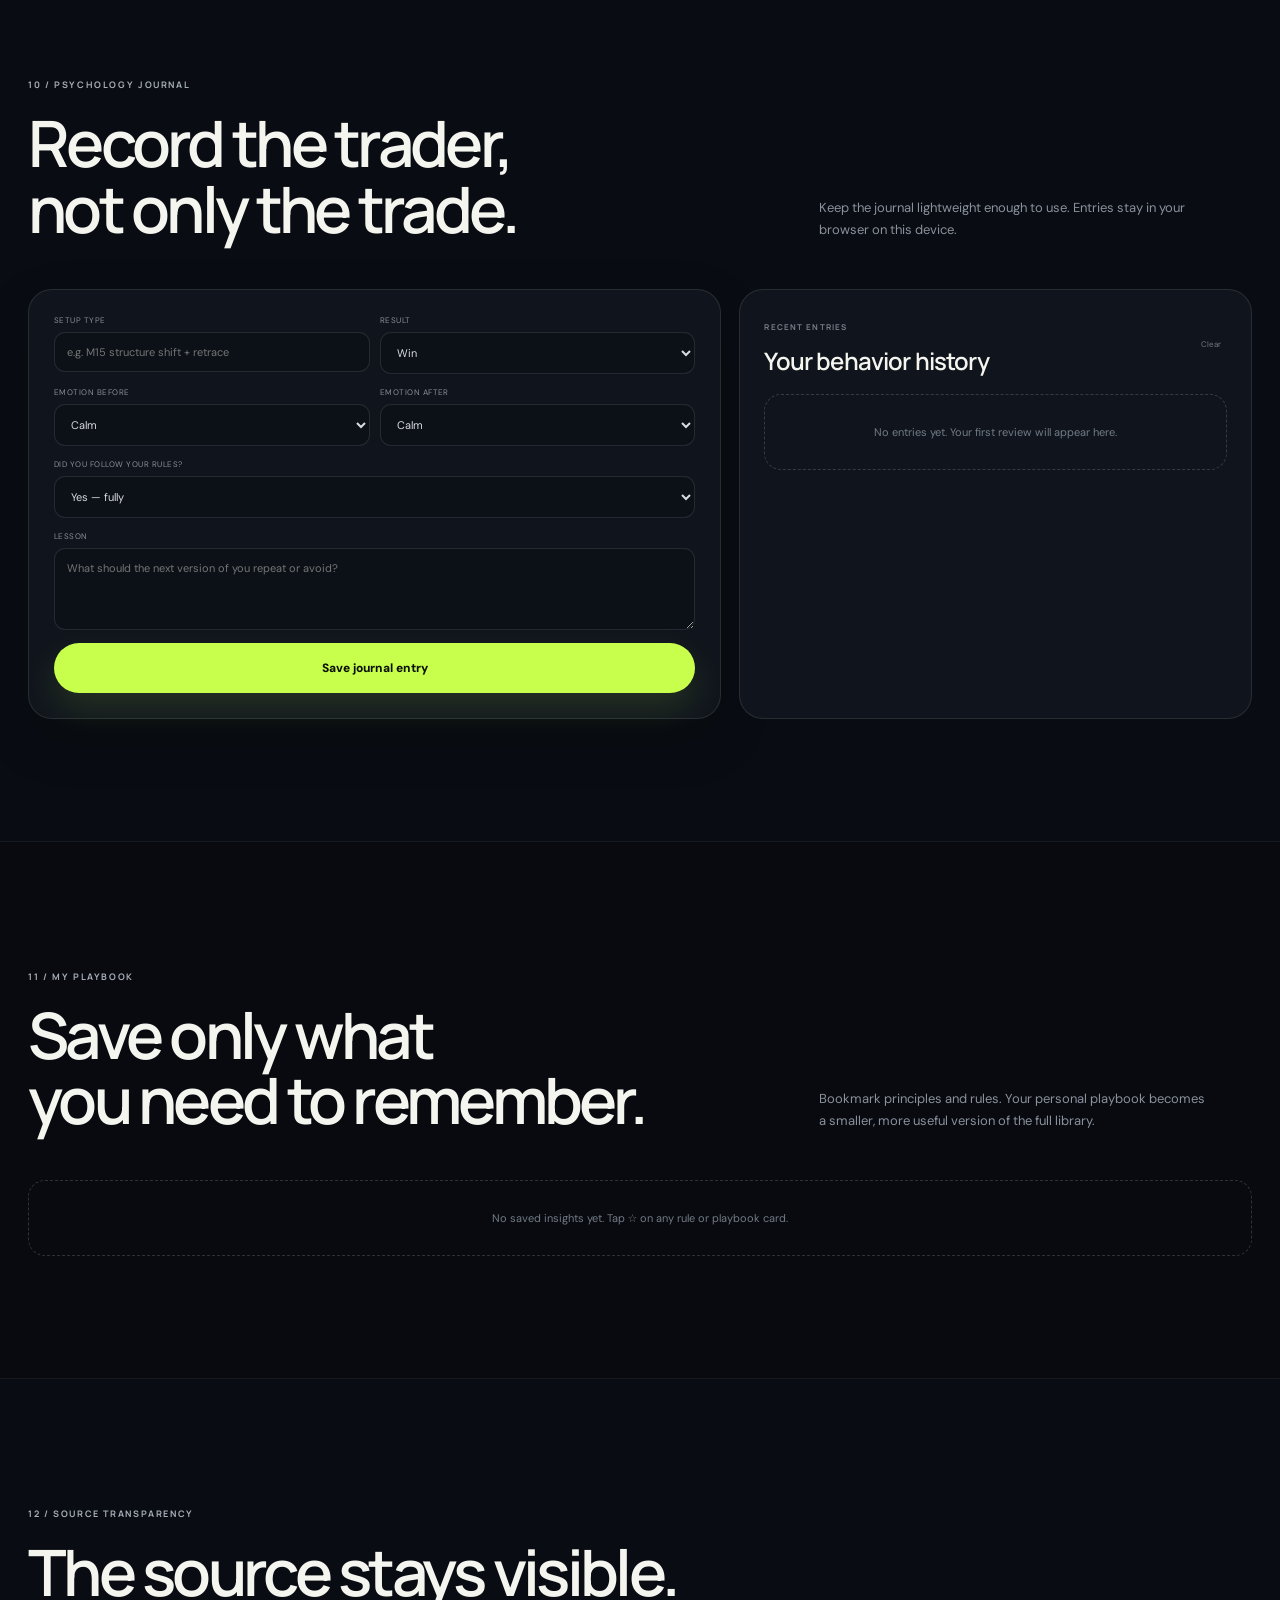
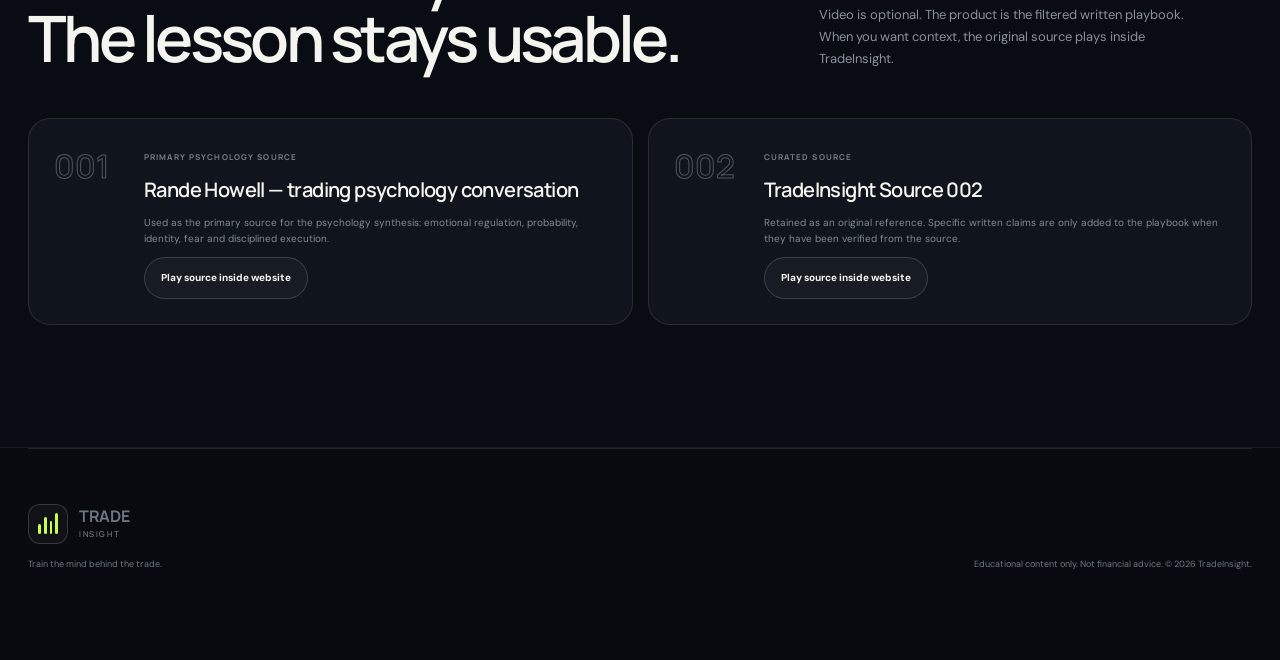
<file: app.html>
<!doctype html>
<html lang="en">
<head>
  <meta charset="utf-8" />
  <meta name="viewport" content="width=device-width, initial-scale=1, viewport-fit=cover" />
  <meta name="theme-color" content="#080a0f" />
  <meta name="description" content="TradeInsight Trader OS — a mobile-first trading psychology playbook, journal, mental check-in and execution discipline system." />
  <meta property="og:title" content="TradeInsight — Trader OS" />
  <meta property="og:description" content="Train the mind behind the trade with psychology playbooks, execution gates, journaling and daily discipline." />
  <title>TradeInsight — Trader OS</title>
  <link rel="preconnect" href="https://fonts.googleapis.com" />
  <link rel="preconnect" href="https://fonts.gstatic.com" crossorigin />
  <link href="https://fonts.googleapis.com/css2?family=DM+Sans:wght@400;500;600;700&family=Manrope:wght@500;600;700;800&display=swap" rel="stylesheet" />
  <link rel="stylesheet" href="styles.css" />
</head>
<body>
  <a class="skip-link" href="#main">Skip to content</a>
  <div class="noise" aria-hidden="true"></div>
  <div class="glow glow-a" aria-hidden="true"></div>
  <div class="glow glow-b" aria-hidden="true"></div>

  <header class="site-header" id="top">
    <a class="brand" href="#top" aria-label="TradeInsight home">
      <span class="brand-mark" aria-hidden="true">
        <i></i><i></i><i></i><i></i>
      </span>
      <span class="brand-copy"><strong>TRADE</strong><small>INSIGHT</small></span>
    </a>

    <nav class="desktop-nav" aria-label="Primary navigation">
      <a href="#dashboard">Dashboard</a>
      <a href="#playbook">Learn</a>
      <a href="#mind">Mind</a>
      <a href="#journal">Journal</a>
      <a href="#saved">Saved</a>
    </nav>

    <button class="search-trigger" type="button" id="search-trigger" aria-label="Search TradeInsight">
      <svg viewBox="0 0 24 24" aria-hidden="true"><circle cx="11" cy="11" r="6.5"/><path d="m16 16 4 4"/></svg>
      <span>Search</span>
    </button>

    <button class="menu-toggle" type="button" id="menu-toggle" aria-label="Open menu" aria-expanded="false" aria-controls="mobile-menu">
      <span></span><span></span><span></span>
    </button>
  </header>

  <aside class="mobile-menu" id="mobile-menu" aria-hidden="true">
    <div class="mobile-menu-head">
      <span>Navigate</span>
      <button type="button" id="menu-close" aria-label="Close menu">×</button>
    </div>
    <a href="#dashboard">Trader OS dashboard <span>01</span></a>
    <a href="#playbook">Psychology playbook <span>02</span></a>
    <a href="#mind">Mind lab <span>03</span></a>
    <a href="#journal">Trade journal <span>04</span></a>
    <a href="#saved">My playbook <span>05</span></a>
    <a href="#sources">Sources <span>06</span></a>
  </aside>

  <main id="main">
    <section class="hero section-shell" id="dashboard">
      <div class="hero-copy reveal">
        <div class="eyebrow"><span class="pulse"></span> Trader OS · psychology before execution</div>
        <h1>Think better.<br><span>Trade calmer.</span></h1>
        <p class="hero-intro">A permanent, practical system built from filtered trading psychology insights—designed to sit beside your chart every day, not disappear after one podcast.</p>
        <div class="hero-actions">
          <a class="btn btn-primary" href="#daily-check">Start today’s check-in <span>↗</span></a>
          <button class="btn btn-ghost" type="button" data-open-emergency>I'm losing control</button>
        </div>
        <div class="hero-proof">
          <span><b>20</b> practical tools</span>
          <span><b>01</b> trader score</span>
          <span><b>07</b> day protocol</span>
          <span><b>∞</b> repeat use</span>
        </div>
      </div>

      <div class="os-panel reveal delay-1" aria-label="Trader OS dashboard summary">
        <div class="os-topline">
          <div><small>YOUR TRADER OS</small><strong id="greeting">Good session.</strong></div>
          <div class="session-dot"><span></span> READY MODE</div>
        </div>
        <div class="os-score-grid">
          <div class="score-orbit" aria-label="Trader score">
            <svg viewBox="0 0 120 120" role="img" aria-label="Trader score gauge">
              <circle class="orbit-track" cx="60" cy="60" r="48" />
              <circle class="orbit-progress" id="score-ring" cx="60" cy="60" r="48" />
            </svg>
            <div><strong id="trader-score">72</strong><small>/100</small></div>
          </div>
          <div class="os-metrics">
            <div><span>Mental state</span><strong id="dash-mental">Not checked</strong></div>
            <div><span>Today's rule</span><strong id="dash-rule">Protect process, not ego.</strong></div>
            <div><span>Training</span><strong id="dash-training">Day 1 / 7</strong></div>
            <div><span>Trade gate</span><strong id="dash-gate">Not completed</strong></div>
          </div>
        </div>
        <div class="micro-chart" aria-hidden="true">
          <div class="price-line line-1"></div><div class="price-line line-2"></div><div class="price-line line-3"></div>
          <div class="mini-candle up" style="--x:5%;--h:30px;--b:14px"></div>
          <div class="mini-candle down" style="--x:14%;--h:42px;--b:18px"></div>
          <div class="mini-candle up" style="--x:23%;--h:56px;--b:26px"></div>
          <div class="mini-candle up" style="--x:32%;--h:46px;--b:20px"></div>
          <div class="mini-candle down" style="--x:41%;--h:34px;--b:15px"></div>
          <div class="mini-candle up" style="--x:50%;--h:62px;--b:30px"></div>
          <div class="mini-candle down" style="--x:59%;--h:48px;--b:21px"></div>
          <div class="mini-candle up" style="--x:68%;--h:72px;--b:34px"></div>
          <div class="mini-candle up" style="--x:77%;--h:52px;--b:24px"></div>
          <div class="mini-candle down" style="--x:86%;--h:38px;--b:16px"></div>
          <div class="mini-candle up" style="--x:95%;--h:64px;--b:28px"></div>
        </div>
        <div class="os-footer">
          <span><b id="journal-streak">0</b> day journal streak</span>
          <span><b id="saved-count">0</b> saved insights</span>
          <button type="button" data-scroll="#session-mode">Open session mode →</button>
        </div>
      </div>
    </section>

    <section class="signal-strip">
      <div><small>CURATED</small><strong>Signal over noise</strong></div>
      <div><small>EMOTIONAL</small><strong>State before setup</strong></div>
      <div><small>REPEATABLE</small><strong>Process over outcome</strong></div>
      <div class="strip-icon" aria-hidden="true"><svg viewBox="0 0 48 48"><circle cx="24" cy="24" r="19"/><path d="M13 29l7-7 5 5 10-11"/></svg></div>
    </section>

    <section class="section section-shell" id="daily-check">
      <div class="section-heading reveal">
        <div><span class="section-index">01 / DAILY CHECK-IN</span><h2>Know your state<br>before the market tests it.</h2></div>
        <p>The goal is not to feel nothing. It is to know what is driving the next click before you risk money.</p>
      </div>

      <div class="checkin-layout">
        <article class="card mental-check reveal">
          <div class="card-head"><div><span class="tag">MENTAL STATE</span><h3>How do you feel right now?</h3></div><span class="card-icon">◎</span></div>
          <div class="mood-grid" id="mood-grid">
            <button type="button" data-mood="calm" data-risk="12"><span>◌</span><strong>Calm</strong><small>Clear & patient</small></button>
            <button type="button" data-mood="fear" data-risk="72"><span>△</span><strong>Fearful</strong><small>Avoiding loss</small></button>
            <button type="button" data-mood="greed" data-risk="82"><span>↗</span><strong>Greedy</strong><small>Chasing more</small></button>
            <button type="button" data-mood="anger" data-risk="91"><span>⚡</span><strong>Angry</strong><small>Need to win back</small></button>
            <button type="button" data-mood="euphoria" data-risk="76"><span>✦</span><strong>Overconfident</strong><small>Rules feel optional</small></button>
            <button type="button" data-mood="tired" data-risk="64"><span>☾</span><strong>Tired</strong><small>Low attention</small></button>
          </div>
          <div class="mental-result" id="mental-result" aria-live="polite">
            <div class="risk-meter"><span id="risk-fill"></span></div>
            <div><small>EMOTIONAL RISK</small><strong id="risk-label">Choose your current state</strong><p id="risk-action">Your recommended action will appear here.</p></div>
          </div>
        </article>

        <article class="card today-rule reveal delay-1">
          <div class="rule-number" id="rule-number">RULE 01</div>
          <span class="tag">ONE RULE TODAY</span>
          <h3 id="rule-title">Protect process, not ego.</h3>
          <p id="rule-copy">A good trade is one that followed your system. A profitable rule-break is still bad execution because it trains the wrong behavior.</p>
          <div class="rule-actions">
            <button class="save-pill" type="button" data-save-insight="daily-rule" data-title="Protect process, not ego.">☆ Save rule</button>
            <button class="text-button" type="button" id="next-rule">Next rule →</button>
          </div>
        </article>
      </div>
    </section>

    <section class="section dark-section" id="playbook">
      <div class="section-shell">
        <div class="section-heading reveal">
          <div><span class="section-index">02 / PODCAST → PLAYBOOK</span><h2>Listen once.<br>Use the lesson forever.</h2></div>
          <p>Long-form ideas are converted into concise decision rules, emotional triggers, market examples and exercises.</p>
        </div>

        <div class="search-inline reveal">
          <svg viewBox="0 0 24 24" aria-hidden="true"><circle cx="11" cy="11" r="6.5"/><path d="m16 16 4 4"/></svg>
          <input type="search" id="playbook-search" placeholder="Search fear, FOMO, risk, patience, structure…" autocomplete="off" />
          <kbd>⌘ K</kbd>
        </div>
        <div class="filter-row reveal" id="playbook-filters">
          <button class="filter active" type="button" data-filter="all">All</button>
          <button class="filter" type="button" data-filter="mind">Mind</button>
          <button class="filter" type="button" data-filter="risk">Risk</button>
          <button class="filter" type="button" data-filter="execution">Execution</button>
          <button class="filter" type="button" data-filter="recovery">Recovery</button>
          <button class="filter" type="button" data-filter="structure">Structure</button>
        </div>

        <div class="playbook-grid" id="playbook-grid">
          <article class="insight-card featured" data-category="mind execution" data-search="fear emotion identity probability process execution uncertainty">
            <div class="insight-visual brain-chart" aria-hidden="true"><span class="orbit o1"></span><span class="orbit o2"></span><span class="core">MIND</span><i class="node n1"></i><i class="node n2"></i><i class="node n3"></i></div>
            <div class="insight-body"><div class="meta"><span>01 · MIND</span><button class="bookmark" type="button" data-save-insight="mind-probability" data-title="You are not trading certainty">☆</button></div><h3>You are not trading certainty.</h3><p>Fear intensifies when the mind demands a guaranteed outcome from a probabilistic environment. Your job is to execute an edge—not force the market to confirm your identity.</p><div class="takeaway"><small>PRACTICAL RULE</small><strong>Define risk before entry. Accept the loss before clicking.</strong></div><div class="source-chip">Distilled from Source 001 · Rande Howell</div></div>
          </article>

          <article class="insight-card" data-category="execution mind" data-search="fomo chase patience missed move entry wait confirmation">
            <div class="insight-visual fomo-chart" aria-hidden="true"><span class="price"></span><span class="entry-dot"></span><span class="fomo-arrow">FOMO</span><i></i><i></i><i></i><i></i><i></i></div>
            <div class="insight-body"><div class="meta"><span>02 · EXECUTION</span><button class="bookmark" type="button" data-save-insight="fomo-patience" data-title="A missed trade costs zero">☆</button></div><h3>A missed trade costs zero.</h3><p>FOMO converts observation into urgency. The moment you feel “I have to get in,” the trade is already influencing your nervous system.</p><div class="takeaway"><small>REPLACEMENT BEHAVIOR</small><strong>Say: “Another setup will come. I do not pay for lateness.”</strong></div></div>
          </article>

          <article class="insight-card" data-category="risk execution" data-search="stop loss risk position sizing invalidation moving stop hope">
            <div class="insight-visual rr-visual" aria-hidden="true"><span class="loss-zone">-1R</span><span class="entry-line">ENTRY</span><span class="win-zone">+2R</span></div>
            <div class="insight-body"><div class="meta"><span>03 · RISK</span><button class="bookmark" type="button" data-save-insight="risk-acceptance" data-title="Your stop is a decision made while calm">☆</button></div><h3>Your stop is a calm decision.</h3><p>Moving a stop after entry often means emotion has replaced invalidation logic. Risk belongs to the plan, not to hope.</p><div class="takeaway"><small>PRACTICAL RULE</small><strong>If invalidation has not changed, the stop does not move.</strong></div></div>
          </article>

          <article class="insight-card" data-category="recovery mind" data-search="revenge loss anger recover pause reset next trade">
            <div class="insight-visual cycle-visual" aria-hidden="true"><span>LOSS</span><i>→</i><span>ANGER</span><i>→</i><span>SIZE ↑</span><i>→</i><span>MORE LOSS</span></div>
            <div class="insight-body"><div class="meta"><span>04 · RECOVERY</span><button class="bookmark" type="button" data-save-insight="revenge-cycle" data-title="The market does not know what you lost">☆</button></div><h3>The market does not know what you lost.</h3><p>Revenge trading is an attempt to repair emotion with P&L. That makes the next position responsible for your self-image.</p><div class="takeaway"><small>INTERRUPT</small><strong>After an emotional loss, no new order until the reset is complete.</strong></div></div>
          </article>

          <article class="insight-card" data-category="structure execution" data-search="market structure higher high higher low break shift liquidity sweep">
            <div class="insight-visual structure-chart" aria-hidden="true"><svg viewBox="0 0 300 140"><path class="grid" d="M0 35H300M0 70H300M0 105H300"/><path class="structure" d="M12 112 L50 72 L84 92 L126 44 L162 70 L208 25 L245 52 L288 18"/><circle cx="50" cy="72" r="4"/><circle cx="126" cy="44" r="4"/><circle cx="208" cy="25" r="4"/></svg><span>HH</span><span>HL</span><span>BOS</span></div>
            <div class="insight-body"><div class="meta"><span>05 · STRUCTURE</span><button class="bookmark" type="button" data-save-insight="structure-patience" data-title="Structure gives patience a location">☆</button></div><h3>Structure gives patience a location.</h3><p>A trader with no defined confirmation reacts to every candle. Structure turns “wait” into an observable condition.</p><div class="takeaway"><small>PROCESS</small><strong>Predefine what must break, hold or retest before you act.</strong></div></div>
          </article>

          <article class="insight-card" data-category="mind recovery" data-search="winner euphoria overconfidence winning streak discipline risk">
            <div class="insight-visual gauge-visual" aria-hidden="true"><div class="gauge"><span></span></div><small>CONFIDENCE</small><strong>≠ CERTAINTY</strong></div>
            <div class="insight-body"><div class="meta"><span>06 · MIND</span><button class="bookmark" type="button" data-save-insight="euphoria" data-title="A winning streak does not increase certainty">☆</button></div><h3>A winning streak does not increase certainty.</h3><p>Euphoria can be as dangerous as fear. The brain starts treating recent wins as evidence that normal risk controls are unnecessary.</p><div class="takeaway"><small>GUARDRAIL</small><strong>Keep risk rules unchanged after both wins and losses.</strong></div></div>
          </article>
        </div>
        <div class="empty-state" id="playbook-empty" hidden>No matching insight yet. Try a broader search.</div>
      </div>
    </section>

    <section class="section section-shell" id="candles">
      <div class="section-heading reveal">
        <div><span class="section-index">03 / CANDLE PSYCHOLOGY</span><h2>Read the behavior<br>behind the candle.</h2></div>
        <p>Candles do not predict the future by themselves. They record the struggle between acceptance, rejection and urgency.</p>
      </div>

      <div class="candle-grid">
        <article class="candle-card reveal"><div class="candle-stage"><div class="big-candle rejection"><i></i><b></b></div><span class="level"></span></div><div><span class="tag">REJECTION WICK</span><h3>Price visited. The market refused.</h3><p>Long upper wick: buyers pushed upward, sellers absorbed or overwhelmed them, and late buyers may now be trapped.</p><small>Ask: was meaningful liquidity or structure tested?</small></div></article>
        <article class="candle-card reveal delay-1"><div class="candle-stage"><div class="big-candle engulf-a"><i></i><b></b></div><div class="big-candle engulf-b"><i></i><b></b></div></div><div><span class="tag">ENGULFING</span><h3>Control shifted quickly.</h3><p>A strong body overruns the previous range. Useful only when location and context support the story.</p><small>Ask: what did the expansion invalidate?</small></div></article>
        <article class="candle-card reveal delay-2"><div class="candle-stage squeeze"><div class="big-candle inside-a"><i></i><b></b></div><div class="big-candle inside-b"><i></i><b></b></div></div><div><span class="tag">INSIDE BAR</span><h3>Compression before commitment.</h3><p>Range contracts. Both sides are waiting. The psychological mistake is predicting direction before evidence arrives.</p><small>Ask: what would confirm expansion?</small></div></article>
        <article class="candle-card reveal"><div class="candle-stage"><div class="big-candle displacement"><i></i><b></b></div><span class="gap-mark">IMBALANCE</span></div><div><span class="tag">DISPLACEMENT</span><h3>Urgency entered the auction.</h3><p>A large impulsive candle can reveal aggressive repricing. Chasing it can create poor location even when direction is correct.</p><small>Ask: can I wait for structure instead of emotion?</small></div></article>
      </div>
    </section>

    <section class="section dark-section" id="mind">
      <div class="section-shell">
        <div class="section-heading reveal"><div><span class="section-index">04 / MIND LAB</span><h2>Name the emotion.<br>Interrupt the behavior.</h2></div><p>Choose the problem that is strongest right now. TradeInsight translates the state into a corrective protocol.</p></div>
        <div class="mind-layout">
          <div class="state-tabs reveal" role="tablist" aria-label="Emotional states">
            <button type="button" class="state-tab active" data-state="fear"><span>△</span><div><strong>Fear</strong><small>Hesitation · early exits</small></div></button>
            <button type="button" class="state-tab" data-state="greed"><span>↗</span><div><strong>Greed / FOMO</strong><small>Chasing · oversizing</small></div></button>
            <button type="button" class="state-tab" data-state="revenge"><span>⚡</span><div><strong>Revenge</strong><small>Anger · forced trades</small></div></button>
            <button type="button" class="state-tab" data-state="euphoria"><span>✦</span><div><strong>Euphoria</strong><small>Overconfidence · rule drift</small></div></button>
          </div>
          <article class="state-panel card reveal delay-1" id="state-panel">
            <div class="state-panel-top"><span class="tag" id="state-tag">FEAR RESPONSE</span><span class="severity">RISK <b id="state-risk">HIGH</b></span></div>
            <h3 id="state-title">Fear tries to turn uncertainty into avoidance.</h3>
            <p id="state-description">You may hesitate on valid setups, close winners too early or widen your criteria until no trade feels safe.</p>
            <div class="state-columns"><div><small>TRIGGER</small><strong id="state-trigger">Recent loss / fear of being wrong</strong></div><div><small>REPLACEMENT</small><strong id="state-replacement">Risk small enough that the planned stop is emotionally tolerable.</strong></div></div>
            <div class="state-action"><span>01</span><p id="state-action">Reduce decision pressure. Review setup criteria. Accept the exact predefined loss before entering.</p></div>
            <button class="btn btn-primary compact" type="button" data-open-emergency>Open 60-second reset</button>
          </article>
        </div>
      </div>
    </section>

    <section class="section section-shell" id="trade-gate">
      <div class="section-heading reveal"><div><span class="section-index">05 / BEFORE YOU ENTER</span><h2>Your trade gate.<br>No checklist, no click.</h2></div><p>Profit is not permission. The trade only passes when structure, risk and mental state all satisfy the plan.</p></div>
      <div class="gate-layout">
        <article class="card gate-card reveal">
          <div class="gate-top"><div><span class="tag">EXECUTION GATE</span><h3>Pre-trade confirmation</h3></div><div class="gate-score"><strong id="gate-count">0</strong><small>/ 8</small></div></div>
          <div class="gate-list" id="gate-list">
            <label><input type="checkbox" data-gate><span class="check-ui"></span><div><strong>Valid setup</strong><small>The setup matches my written model.</small></div></label>
            <label><input type="checkbox" data-gate><span class="check-ui"></span><div><strong>Entry confirmed</strong><small>I am not entering only because price is moving.</small></div></label>
            <label><input type="checkbox" data-gate><span class="check-ui"></span><div><strong>Risk predetermined</strong><small>Position size is known before entry.</small></div></label>
            <label><input type="checkbox" data-gate><span class="check-ui"></span><div><strong>Stop placed</strong><small>Invalidation is technical, not emotional.</small></div></label>
            <label><input type="checkbox" data-gate><span class="check-ui"></span><div><strong>Reward acceptable</strong><small>The opportunity justifies the planned risk.</small></div></label>
            <label><input type="checkbox" data-gate><span class="check-ui"></span><div><strong>Emotion controlled</strong><small>I can accept either outcome.</small></div></label>
            <label><input type="checkbox" data-gate><span class="check-ui"></span><div><strong>Not revenge trading</strong><small>This trade is independent from the last result.</small></div></label>
            <label><input type="checkbox" data-gate><span class="check-ui"></span><div><strong>Not FOMO</strong><small>I would take this setup even if I had not watched the move.</small></div></label>
          </div>
          <div class="gate-result" id="gate-result"><span></span><div><small>STATUS</small><strong>NOT READY</strong></div></div>
        </article>

        <article class="card trader-score-card reveal delay-1">
          <span class="tag">TRADER SCORE</span><h3>Measure execution—not only P&L.</h3><p>Rate the process you can control. A losing trade can still be excellent execution.</p>
          <div class="score-sliders">
            <label><span>Discipline <b id="discipline-value">70</b></span><input id="discipline" type="range" min="0" max="100" value="70"></label>
            <label><span>Risk control <b id="risk-value">80</b></span><input id="risk-control" type="range" min="0" max="100" value="80"></label>
            <label><span>Setup quality <b id="setup-value">75</b></span><input id="setup-quality" type="range" min="0" max="100" value="75"></label>
            <label><span>Emotional stability <b id="emotion-value">60</b></span><input id="emotion-stability" type="range" min="0" max="100" value="60"></label>
            <label><span>Rule adherence <b id="rules-value">78</b></span><input id="rule-adherence" type="range" min="0" max="100" value="78"></label>
          </div>
          <div class="score-summary"><strong id="process-score">73</strong><span>/100</span><p id="score-copy">Solid process. Tighten emotional stability before increasing risk.</p></div>
        </article>
      </div>
    </section>

    <section class="section dark-section" id="mistakes">
      <div class="section-shell">
        <div class="section-heading reveal"><div><span class="section-index">06 / MISTAKE LIBRARY</span><h2>Find the behavior.<br>Replace the behavior.</h2></div><p>Each mistake is mapped as trigger → thought → action → consequence → replacement behavior.</p></div>
        <div class="mistake-scroller" id="mistake-scroller">
          <button class="mistake-chip active" type="button" data-mistake="fomo">FOMO</button><button class="mistake-chip" type="button" data-mistake="revenge">Revenge</button><button class="mistake-chip" type="button" data-mistake="stop">Moving SL</button><button class="mistake-chip" type="button" data-mistake="overtrade">Overtrading</button><button class="mistake-chip" type="button" data-mistake="oversize">Oversizing</button><button class="mistake-chip" type="button" data-mistake="earlyexit">Early exit</button><button class="mistake-chip" type="button" data-mistake="lateentry">Late entry</button><button class="mistake-chip" type="button" data-mistake="hesitation">Hesitation</button><button class="mistake-chip" type="button" data-mistake="strategy">Strategy hopping</button>
        </div>
        <article class="mistake-map reveal" id="mistake-map">
          <div><small>TRIGGER</small><strong id="mistake-trigger">Price moves fast without me</strong></div><span>→</span><div><small>THOUGHT</small><strong id="mistake-thought">“I’m going to miss it.”</strong></div><span>→</span><div><small>ACTION</small><strong id="mistake-action">Chase entry</strong></div><span>→</span><div><small>CONSEQUENCE</small><strong id="mistake-consequence">Poor location · emotional SL</strong></div><span>→</span><div class="replacement"><small>REPLACEMENT</small><strong id="mistake-replacement">Miss the trade. Protect the process.</strong></div>
        </article>
      </div>
    </section>

    <section class="section section-shell" id="diagnostic">
      <div class="section-heading reveal"><div><span class="section-index">07 / PERSONAL LEARNING PATH</span><h2>What should you<br>work on next?</h2></div><p>Choose the recurring problem. TradeInsight gives you a focused training path instead of more random information.</p></div>
      <div class="diagnostic-card card reveal">
        <div class="diagnostic-options" id="diagnostic-options">
          <button type="button" data-problem="hesitate"><span>01</span>I hesitate on valid setups</button>
          <button type="button" data-problem="overtrade"><span>02</span>I overtrade</button>
          <button type="button" data-problem="revenge"><span>03</span>I revenge trade</button>
          <button type="button" data-problem="fear"><span>04</span>I fear losing</button>
          <button type="button" data-problem="early"><span>05</span>I exit winners early</button>
          <button type="button" data-problem="chase"><span>06</span>I chase price</button>
          <button type="button" data-problem="switch"><span>07</span>I keep changing strategy</button>
        </div>
        <div class="diagnostic-result" id="diagnostic-result"><span class="tag">YOUR PATH</span><h3>Choose your biggest recurring problem.</h3><p>Your recommended focus and practical exercise will appear here.</p><div class="path-progress"><span id="path-progress-bar"></span></div><small id="path-progress-label">0% started</small></div>
      </div>
    </section>

    <section class="section dark-section" id="protocol">
      <div class="section-shell">
        <div class="section-heading reveal"><div><span class="section-index">08 / 7-DAY PROTOCOL</span><h2>Train psychology<br>like a skill.</h2></div><p>Seven small repetitions are more useful than one motivational burst. Progress is stored on this device.</p></div>
        <div class="protocol-grid" id="protocol-grid">
          <button type="button" data-day="1"><span>DAY 01</span><strong>Name the emotion</strong><small>Record state before every session.</small><i>✓</i></button>
          <button type="button" data-day="2"><span>DAY 02</span><strong>Pre-accept the loss</strong><small>Write the exact planned loss before entry.</small><i>✓</i></button>
          <button type="button" data-day="3"><span>DAY 03</span><strong>One A+ setup</strong><small>Ignore every setup outside your model.</small><i>✓</i></button>
          <button type="button" data-day="4"><span>DAY 04</span><strong>Interrupt FOMO</strong><small>Let one late move go without chasing.</small><i>✓</i></button>
          <button type="button" data-day="5"><span>DAY 05</span><strong>Protect the stop</strong><small>No emotional stop movement.</small><i>✓</i></button>
          <button type="button" data-day="6"><span>DAY 06</span><strong>Score execution</strong><small>Rate process before checking P&L.</small><i>✓</i></button>
          <button type="button" data-day="7"><span>DAY 07</span><strong>Review the pattern</strong><small>Identify your strongest recurring trigger.</small><i>✓</i></button>
        </div>
        <div class="protocol-progress reveal"><div><span id="protocol-progress"></span></div><strong><b id="protocol-count">0</b>/7 complete</strong><button type="button" id="protocol-reset">Reset protocol</button></div>
      </div>
    </section>

    <section class="section section-shell" id="session-mode">
      <div class="section-heading reveal"><div><span class="section-index">09 / TRADING SESSION MODE</span><h2>Keep one calm screen<br>beside TradingView.</h2></div><p>Reduce information during execution. Switch between pre-market, live-market and post-market routines.</p></div>
      <div class="session-card card reveal">
        <div class="session-tabs" role="tablist"><button class="active" type="button" data-session="pre">Pre-market</button><button type="button" data-session="during">During market</button><button type="button" data-session="post">Post-market</button></div>
        <div class="session-content" id="session-content">
          <div class="session-quote"><small>PRE-MARKET RULE</small><strong>My job is to prepare conditions—not predict candles.</strong></div>
          <div class="session-items"><label><input type="checkbox"><span></span>Bias defined</label><label><input type="checkbox"><span></span>Key structure marked</label><label><input type="checkbox"><span></span>Risk limit known</label><label><input type="checkbox"><span></span>Mental state checked</label></div>
        </div>
      </div>
    </section>

    <section class="section dark-section" id="journal">
      <div class="section-shell">
        <div class="section-heading reveal"><div><span class="section-index">10 / PSYCHOLOGY JOURNAL</span><h2>Record the trader,<br>not only the trade.</h2></div><p>Keep the journal lightweight enough to use. Entries stay in your browser on this device.</p></div>
        <div class="journal-layout">
          <form class="journal-form card reveal" id="journal-form">
            <div class="form-row"><label>Setup type<input id="journal-setup" required placeholder="e.g. M15 structure shift + retrace"></label><label>Result<select id="journal-result"><option>Win</option><option>Loss</option><option>Break-even</option><option>No trade</option></select></label></div>
            <div class="form-row"><label>Emotion before<select id="emotion-before"><option>Calm</option><option>Fearful</option><option>Greedy</option><option>Angry</option><option>Overconfident</option><option>Tired</option></select></label><label>Emotion after<select id="emotion-after"><option>Calm</option><option>Relieved</option><option>Frustrated</option><option>Excited</option><option>Angry</option><option>Neutral</option></select></label></div>
            <label>Did you follow your rules?<select id="journal-rules"><option value="yes">Yes — fully</option><option value="mostly">Mostly</option><option value="no">No</option></select></label>
            <label>Lesson<textarea id="journal-lesson" rows="4" placeholder="What should the next version of you repeat or avoid?"></textarea></label>
            <button class="btn btn-primary" type="submit">Save journal entry</button>
          </form>
          <div class="journal-history reveal delay-1"><div class="history-head"><div><span class="tag">RECENT ENTRIES</span><h3>Your behavior history</h3></div><button type="button" id="clear-journal">Clear</button></div><div id="journal-list" class="journal-list"><div class="empty-journal">No entries yet. Your first review will appear here.</div></div></div>
        </div>
      </div>
    </section>

    <section class="section section-shell" id="saved">
      <div class="section-heading reveal"><div><span class="section-index">11 / MY PLAYBOOK</span><h2>Save only what<br>you need to remember.</h2></div><p>Bookmark principles and rules. Your personal playbook becomes a smaller, more useful version of the full library.</p></div>
      <div class="saved-grid" id="saved-grid"><div class="saved-empty">No saved insights yet. Tap ☆ on any rule or playbook card.</div></div>
    </section>

    <section class="section dark-section" id="sources">
      <div class="section-shell">
        <div class="section-heading reveal"><div><span class="section-index">12 / SOURCE TRANSPARENCY</span><h2>The source stays visible.<br>The lesson stays usable.</h2></div><p>Video is optional. The product is the filtered written playbook. When you want context, the original source plays inside TradeInsight.</p></div>
        <div class="source-grid">
          <article class="source-card reveal"><div class="source-number">001</div><div><span class="tag">PRIMARY PSYCHOLOGY SOURCE</span><h3>Rande Howell — trading psychology conversation</h3><p>Used as the primary source for the psychology synthesis: emotional regulation, probability, identity, fear and disciplined execution.</p><button class="btn btn-ghost compact" type="button" data-video="ICeHYLSXgYI" data-video-title="Rande Howell — Trading Psychology">Play source inside website</button></div></article>
          <article class="source-card reveal delay-1"><div class="source-number">002</div><div><span class="tag">CURATED SOURCE</span><h3>TradeInsight Source 002</h3><p>Retained as an original reference. Specific written claims are only added to the playbook when they have been verified from the source.</p><button class="btn btn-ghost compact" type="button" data-video="znSRU984kc8" data-video-title="TradeInsight Source 002">Play source inside website</button></div></article>
        </div>
      </div>
    </section>
  </main>

  <button class="emergency-fab" type="button" data-open-emergency aria-label="Open emotional emergency reset"><span>!</span><small>RESET</small></button>

  <nav class="mobile-bottom-nav" aria-label="Mobile quick navigation">
    <a href="#dashboard"><svg viewBox="0 0 24 24"><path d="M4 13h6V4H4v9Zm10 7h6V11h-6v9ZM4 20h6v-3H4v3Zm10-13h6V4h-6v3Z"/></svg><span>Home</span></a>
    <a href="#playbook"><svg viewBox="0 0 24 24"><path d="M5 4h12a2 2 0 0 1 2 2v14H7a2 2 0 0 1-2-2V4Z"/><path d="M7 20a2 2 0 0 1 0-4h12M9 8h6"/></svg><span>Learn</span></a>
    <a href="#mind"><svg viewBox="0 0 24 24"><path d="M12 3a7 7 0 0 0-7 7c0 2.7 1.5 5 3.6 6.2V21h6.8v-4.8A7 7 0 0 0 12 3Z"/><path d="M9 11h6"/></svg><span>Mind</span></a>
    <a href="#journal"><svg viewBox="0 0 24 24"><path d="M6 4h12v16H6zM9 8h6M9 12h6M9 16h4"/></svg><span>Journal</span></a>
    <a href="#saved"><svg viewBox="0 0 24 24"><path d="M7 4h10v16l-5-3-5 3V4Z"/></svg><span>Saved</span></a>
  </nav>

  <dialog class="emergency-modal" id="emergency-modal">
    <div class="emergency-card">
      <button class="modal-close" type="button" data-close-emergency aria-label="Close reset">×</button>
      <span class="danger-label">EMOTIONAL INTERRUPT</span>
      <h2>Stop clicking.</h2>
      <p>The goal is not to recover money right now. The goal is to recover decision quality.</p>
      <div class="breath-orb" id="breath-orb"><div><strong id="breath-count">60</strong><small id="breath-label">seconds</small></div></div>
      <div class="breath-instruction" id="breath-instruction">Press start. Breathe in for 4, hold for 2, out for 6.</div>
      <button class="btn btn-primary" type="button" id="breath-start">Start 60-second reset</button>
      <div class="emergency-steps"><div><span>01</span><strong>No new order.</strong></div><div><span>02</span><strong>Leave the chart during the timer.</strong></div><div><span>03</span><strong>Recheck setup and risk after your body settles.</strong></div><div><span>04</span><strong>If urgency remains, walk away.</strong></div></div>
    </div>
  </dialog>

  <dialog class="video-modal" id="video-modal">
    <div class="video-dialog">
      <div class="video-head"><div><small>ORIGINAL SOURCE</small><strong id="video-title">Source</strong></div><button type="button" data-close-video aria-label="Close video">×</button></div>
      <div class="video-frame"><iframe id="video-frame" title="Embedded source video" allow="accelerometer; autoplay; clipboard-write; encrypted-media; gyroscope; picture-in-picture; web-share" referrerpolicy="strict-origin-when-cross-origin" allowfullscreen></iframe></div>
      <p>The source is optional. Close this player to return to the written playbook.</p>
    </div>
  </dialog>

  <dialog class="search-modal" id="search-modal">
    <div class="search-dialog">
      <div class="search-modal-head"><svg viewBox="0 0 24 24"><circle cx="11" cy="11" r="6.5"/><path d="m16 16 4 4"/></svg><input type="search" id="global-search" placeholder="Search TradeInsight…" autofocus><button type="button" data-close-search>ESC</button></div>
      <div id="global-results" class="global-results"><p>Try “FOMO”, “stop loss”, “fear”, “journal” or “structure”.</p></div>
    </div>
  </dialog>

  <div class="toast" id="toast" role="status" aria-live="polite"></div>

  <footer class="site-footer">
    <div><a class="brand" href="#top"><span class="brand-mark"><i></i><i></i><i></i><i></i></span><span class="brand-copy"><strong>TRADE</strong><small>INSIGHT</small></span></a><p>Train the mind behind the trade.</p></div>
    <p>Educational content only. Not financial advice. © <span id="year"></span> TradeInsight.</p>
  </footer>
  <script src="app.js"></script>
</body>
</html>
</file>
<file: marketing.css>
:root{
  --bg:#07090d;
  --bg-2:#0a0e14;
  --panel:#0e141d;
  --panel-2:#121a25;
  --panel-3:#151e2a;
  --text:#f5f7fb;
  --muted:#8c98a8;
  --muted-2:#667181;
  --line:rgba(255,255,255,.08);
  --line-strong:rgba(255,255,255,.13);
  --cyan:#65d9ff;
  --cyan-2:#1ca7d8;
  --violet:#8c7dff;
  --blue:#5b8cff;
  --lime:#c8ff4d;
  --red:#ff6c78;
  --amber:#ffbc5b;
  --max:1240px;
  --radius:24px;
  --shadow:0 30px 100px rgba(0,0,0,.42);
}
*{box-sizing:border-box}
html{scroll-behavior:smooth;scroll-padding-top:110px}
body{
  margin:0;
  min-width:320px;
  color:var(--text);
  background:
    radial-gradient(circle at 15% -10%,rgba(73,112,255,.09),transparent 32%),
    radial-gradient(circle at 87% 12%,rgba(80,216,255,.06),transparent 29%),
    var(--bg);
  font-family:"DM Sans",system-ui,-apple-system,BlinkMacSystemFont,"Segoe UI",sans-serif;
  overflow-x:hidden;
}
body.nav-open{overflow:hidden}
a{color:inherit;text-decoration:none}
button,input{font:inherit}
button{color:inherit}
img,svg{display:block;max-width:100%}
button,a{-webkit-tap-highlight-color:transparent}
::selection{background:rgba(101,217,255,.25);color:#fff}
#particle-canvas{position:absolute;inset:0 0 auto 0;width:100%;height:min(980px,100vh);pointer-events:none;opacity:.75;z-index:0}
.ambient{position:absolute;pointer-events:none;border-radius:50%;filter:blur(120px);opacity:.12;z-index:0}
.ambient-a{width:520px;height:520px;background:var(--blue);left:-300px;top:520px}
.ambient-b{width:440px;height:440px;background:var(--cyan);right:-300px;top:1180px}
.grain{position:fixed;inset:0;pointer-events:none;z-index:100;opacity:.018;background-image:url("data:image/svg+xml,%3Csvg viewBox='0 0 180 180' xmlns='http://www.w3.org/2000/svg'%3E%3Cfilter id='n'%3E%3CfeTurbulence type='fractalNoise' baseFrequency='.85' numOctaves='4'/%3E%3C/filter%3E%3Crect width='100%25' height='100%25' filter='url(%23n)' opacity='.5'/%3E%3C/svg%3E")}
.section-shell{width:min(var(--max),calc(100% - 48px));margin-inline:auto;position:relative;z-index:2}
.nav-wrap{position:fixed;left:0;right:0;top:0;z-index:90;padding:14px 16px;transition:.25s}
.nav-wrap.scrolled{padding-top:8px}
.nav-shell{
  width:min(var(--max),100%);
  height:68px;
  margin:auto;
  display:grid;
  grid-template-columns:1fr auto 1fr;
  align-items:center;
  gap:24px;
  padding:0 18px;
  border:1px solid rgba(255,255,255,.08);
  background:linear-gradient(180deg,rgba(14,19,27,.78),rgba(8,12,18,.64));
  backdrop-filter:blur(24px) saturate(150%);
  -webkit-backdrop-filter:blur(24px) saturate(150%);
  border-radius:20px;
  box-shadow:0 18px 50px rgba(0,0,0,.24),inset 0 1px 0 rgba(255,255,255,.04);
}
.nav-wrap.scrolled .nav-shell{background:rgba(7,10,15,.84);box-shadow:0 20px 55px rgba(0,0,0,.35),inset 0 1px 0 rgba(255,255,255,.04)}
.brand{display:inline-flex;align-items:center;gap:11px;width:max-content}
.brand-symbol,.mini-mark{display:flex;align-items:flex-end;justify-content:center;gap:3px;border:1px solid var(--line-strong);background:rgba(255,255,255,.035);box-shadow:inset 0 1px 0 rgba(255,255,255,.045)}
.brand-symbol{width:39px;height:39px;padding:9px;border-radius:12px}
.brand-symbol i,.mini-mark i{display:block;width:3px;border-radius:10px;background:linear-gradient(180deg,var(--cyan),#5b8cff)}
.brand-symbol i:nth-child(1),.mini-mark i:nth-child(1){height:9px}
.brand-symbol i:nth-child(2),.mini-mark i:nth-child(2){height:17px}
.brand-symbol i:nth-child(3),.mini-mark i:nth-child(3){height:13px}
.brand-symbol i:nth-child(4),.mini-mark i:nth-child(4){height:21px}
.brand-type{display:flex;flex-direction:column;line-height:1}
.brand-type strong{font:700 14px "Manrope",sans-serif;letter-spacing:-.02em}
.brand-type small{margin-top:5px;font-size:6.5px;letter-spacing:.12em;text-transform:uppercase;color:#718092}
.nav-links{display:flex;align-items:center;gap:30px;color:#a9b3c0;font-size:12px}
.nav-links a{position:relative;padding:14px 0;transition:.18s}
.nav-links a:hover{color:#fff}
.nav-links a:after{content:"";position:absolute;left:50%;right:50%;bottom:7px;height:1px;background:var(--cyan);transition:.25s}
.nav-links a:hover:after{left:0;right:0}
.nav-actions{justify-self:end;display:flex;align-items:center;gap:10px}
.nav-signin{font-size:11px;color:#a7b2c0;padding:10px 12px;transition:.2s}
.nav-signin:hover{color:#fff}
.mobile-nav-toggle{display:none;width:44px;height:44px;border:0;background:transparent;padding:9px;cursor:pointer}
.mobile-nav-toggle span{display:block;height:1.5px;background:#eef4f8;border-radius:99px;margin:5px 0 5px auto}
.mobile-nav-toggle span:nth-child(1),.mobile-nav-toggle span:nth-child(2){width:23px}
.mobile-nav-toggle span:nth-child(3){width:15px}
.button{
  border:1px solid transparent;
  border-radius:14px;
  display:inline-flex;
  align-items:center;
  justify-content:center;
  gap:10px;
  cursor:pointer;
  font-weight:700;
  line-height:1;
  white-space:nowrap;
  transition:transform .18s ease,box-shadow .18s ease,border-color .18s ease,background .18s ease,color .18s ease;
  position:relative;
  overflow:hidden;
}
.button:after{content:"";position:absolute;inset:-2px auto -2px -30%;width:25%;transform:skewX(-18deg);background:linear-gradient(90deg,transparent,rgba(255,255,255,.38),transparent);opacity:0;transition:.45s}
.button:hover:after{left:115%;opacity:.7}
.button:hover{transform:translateY(-2px)}
.button-small{min-height:42px;padding:0 16px;font-size:10px}
.button-large{min-height:56px;padding:0 22px;font-size:12px}
.button-primary{background:linear-gradient(135deg,#70e5ff 0%,#5b8cff 55%,#8c7dff 100%);color:#051017;box-shadow:0 14px 32px rgba(91,140,255,.22),inset 0 1px 0 rgba(255,255,255,.36)}
.button-primary:hover{box-shadow:0 18px 42px rgba(91,140,255,.3)}
.button-ghost{background:rgba(255,255,255,.035);border-color:var(--line-strong);color:#dfe7ef;backdrop-filter:blur(12px)}
.button-ghost:hover{background:rgba(255,255,255,.055);border-color:rgba(101,217,255,.34)}
.button-full{width:100%;min-height:50px}
.play-dot{width:24px;height:24px;border-radius:50%;display:grid;place-items:center;background:rgba(101,217,255,.1);font-size:8px;color:var(--cyan)}
.hero{
  min-height:940px;
  display:grid;
  grid-template-columns:.9fr 1.1fr;
  align-items:center;
  gap:60px;
  padding-top:145px;
  padding-bottom:90px;
}
.hero-copy{position:relative;z-index:3}
.hero-pill,.eyebrow{
  font:700 8px "Manrope",sans-serif;
  letter-spacing:.15em;
  text-transform:uppercase;
}
.hero-pill{display:inline-flex;align-items:center;gap:8px;border:1px solid var(--line);background:rgba(255,255,255,.025);padding:8px 10px;border-radius:999px;color:#9aa7b7}
.status-dot{width:7px;height:7px;border-radius:50%;background:var(--cyan);box-shadow:0 0 0 5px rgba(101,217,255,.07),0 0 18px rgba(101,217,255,.38)}
.hero h1{
  margin:26px 0 24px;
  font:600 clamp(62px,6.4vw,92px)/.93 "Manrope",sans-serif;
  letter-spacing:-.067em;
  max-width:760px;
}
.hero h1 span,.section-heading h2 span,.center-heading h2 span,.pricing-heading h2 span{
  background:linear-gradient(90deg,#f5f7fb 5%,#98a9bd 50%,#6f7b8a);
  -webkit-background-clip:text;
  background-clip:text;
  color:transparent;
}
.hero-sub{max-width:660px;color:#9ba7b5;font-size:15px;line-height:1.76;margin:0}
.hero-actions{display:flex;gap:12px;align-items:center;flex-wrap:wrap;margin:32px 0 42px}
.trust-row{display:grid;grid-template-columns:repeat(3,1fr);gap:13px;max-width:700px}
.trust-row div{border-top:1px solid var(--line);padding-top:12px}
.trust-row strong,.trust-row span{display:block}
.trust-row strong{font-size:9px;color:#cbd4df}
.trust-row span{font-size:8px;color:#667384;margin-top:4px}
.hero-product{position:relative;min-height:620px;display:grid;place-items:center;perspective:1200px}
.terminal-orbit{position:absolute;border:1px solid rgba(101,217,255,.08);border-radius:50%;animation:orbitPulse 5s ease-in-out infinite}
.orbit-one{width:640px;height:640px}
.orbit-two{width:510px;height:510px;animation-delay:-2.5s}
.product-window{
  width:min(720px,100%);
  border:1px solid rgba(255,255,255,.11);
  background:linear-gradient(145deg,rgba(18,25,36,.86),rgba(8,13,20,.78));
  backdrop-filter:blur(28px) saturate(140%);
  -webkit-backdrop-filter:blur(28px) saturate(140%);
  border-radius:28px;
  box-shadow:0 45px 100px rgba(0,0,0,.5),0 0 0 1px rgba(101,217,255,.025),inset 0 1px 0 rgba(255,255,255,.055);
  overflow:hidden;
  position:relative;
  z-index:3;
  transform-style:preserve-3d;
  transition:transform .18s ease;
}
.product-window:before{content:"";position:absolute;inset:0;pointer-events:none;background:linear-gradient(120deg,rgba(255,255,255,.04),transparent 24%,transparent 70%,rgba(91,140,255,.035))}
.product-topbar{height:68px;padding:0 18px;border-bottom:1px solid var(--line);display:flex;align-items:center;justify-content:space-between;gap:16px}
.window-brand{display:flex;align-items:center;gap:10px}
.mini-mark{width:31px;height:31px;padding:7px;border-radius:10px}
.mini-mark i{width:2.5px}
.window-brand div{display:flex;flex-direction:column}
.window-brand strong{font:700 11px "Manrope"}
.window-brand small{font-size:7px;color:#697789;margin-top:3px}
.live-state{display:flex;align-items:center;gap:7px;font:700 7px "Manrope";letter-spacing:.1em;color:#8f9cac}
.live-state span{width:6px;height:6px;background:var(--lime);border-radius:50%;box-shadow:0 0 10px rgba(200,255,77,.4)}
.preview-grid{display:grid;grid-template-columns:1.08fr .92fr;gap:10px;padding:14px}
.glass-card{border:1px solid var(--line);background:rgba(255,255,255,.024);border-radius:18px;padding:16px;position:relative;overflow:hidden}
.card-label,.card-headline{font:700 7px "Manrope";letter-spacing:.11em;color:#657384}
.readiness-card{grid-row:span 2}
.readiness-layout{display:flex;align-items:center;gap:16px;min-height:168px}
.readiness-ring{width:130px;height:130px;position:relative;flex:none}
.readiness-ring svg{width:100%;height:100%;transform:rotate(-90deg)}
.readiness-ring circle{fill:none;stroke-width:7}
.ring-track{stroke:rgba(255,255,255,.065)}
.ring-value{stroke:var(--cyan);stroke-linecap:round;stroke-dasharray:295;stroke-dashoffset:53;filter:drop-shadow(0 0 7px rgba(101,217,255,.27))}
.readiness-ring>div{position:absolute;inset:0;display:grid;place-items:center;text-align:center}
.readiness-ring strong{font:700 34px "Manrope";letter-spacing:-.06em}
.readiness-ring small{position:absolute;margin-top:42px;color:#667384;font-size:8px}
.readiness-copy{display:flex;flex-direction:column;align-items:flex-start}
.positive-chip{font:800 7px "Manrope";letter-spacing:.11em;color:#a8d9e7;border:1px solid rgba(101,217,255,.18);background:rgba(101,217,255,.07);padding:6px 8px;border-radius:999px}
.readiness-copy strong{font:600 15px/1.25 "Manrope";margin:12px 0 7px}
.readiness-copy p{margin:0;color:#748195;font-size:9px;line-height:1.55}
.card-headline{display:flex;align-items:center;justify-content:space-between;gap:10px}
.card-headline b{font-size:7px;color:#95a3b3}
.ai-card p{font-size:10px;line-height:1.62;color:#98a6b6;margin:14px 0}
.ai-card p strong{color:#dce6ef;font-weight:600}
.inline-action{border:0;background:none;padding:0;color:var(--cyan);font-size:8px;cursor:pointer}
.correlation-card{min-height:155px}
.mini-bars{display:flex;flex-direction:column;gap:10px;margin-top:16px}
.mini-bars div{display:grid;grid-template-columns:40px 1fr 22px;align-items:center;gap:8px;font-size:7px;color:#738094}
.mini-bars i{height:5px;border-radius:999px;background:linear-gradient(90deg,var(--cyan),var(--violet));width:var(--w);box-shadow:0 0 12px rgba(101,217,255,.13)}
.mini-bars strong{font-size:8px;color:#c4ced8;text-align:right}
.execution-card{grid-column:1/-1;min-height:155px}
.line-chart{height:78px;width:100%;margin-top:10px}
.chart-area{fill:url(#chartFill);stroke:none}
.chart-line{fill:none;stroke:var(--cyan);stroke-width:2.2;stroke-linecap:round;stroke-dasharray:600;stroke-dashoffset:600}
.reveal.visible .chart-line{animation:drawLine 1.7s ease forwards .25s}
.chart-footer{display:flex;justify-content:space-between;align-items:center;color:#697789;font-size:7px}
.chart-footer strong{font-size:9px;color:#e5edf4}
.floating-card{
  position:absolute;
  z-index:5;
  display:flex;
  align-items:center;
  gap:10px;
  min-width:190px;
  border:1px solid rgba(255,255,255,.1);
  border-radius:16px;
  padding:11px 13px;
  background:rgba(11,16,23,.76);
  backdrop-filter:blur(18px);
  box-shadow:0 20px 50px rgba(0,0,0,.3),inset 0 1px 0 rgba(255,255,255,.04);
  animation:floatY 5s ease-in-out infinite;
}
.floating-card-a{left:-28px;top:100px}
.floating-card-b{right:-45px;bottom:95px;animation-delay:-2.1s}
.float-icon{width:31px;height:31px;border-radius:10px;background:rgba(101,217,255,.08);border:1px solid rgba(101,217,255,.15);color:var(--cyan);display:grid;place-items:center}
.float-icon.warning{color:var(--amber);background:rgba(255,188,91,.08);border-color:rgba(255,188,91,.16)}
.floating-card div{display:flex;flex-direction:column}
.floating-card small{font:700 6px "Manrope";letter-spacing:.1em;color:#687589}
.floating-card strong{font-size:9px;margin-top:4px;color:#d7e0e9}
.floating-card b{font-size:12px}
.logo-strip{
  min-height:78px;
  border-block:1px solid var(--line);
  display:grid;
  grid-template-columns:repeat(5,1fr);
  align-items:center;
  gap:20px;
  text-align:center;
  color:#566272;
  font:700 7px "Manrope";
  letter-spacing:.14em;
}
.section{padding:118px 0}
.section-heading{
  display:grid;
  grid-template-columns:1.05fr .72fr;
  gap:80px;
  align-items:end;
  margin-bottom:54px;
}
.eyebrow{color:#718093}
.section-heading h2,.center-heading h2,.pricing-heading h2{
  font:600 clamp(40px,5.2vw,66px)/1.03 "Manrope",sans-serif;
  letter-spacing:-.056em;
  margin:15px 0 0;
}
.section-heading>p,.center-heading>p{
  margin:0;
  color:#8592a2;
  line-height:1.72;
  font-size:12px;
  max-width:450px;
}
.feature-bento{display:grid;grid-template-columns:1.25fr .75fr;gap:14px}
.feature-card{
  min-height:370px;
  border:1px solid var(--line);
  border-radius:26px;
  background:linear-gradient(145deg,rgba(16,23,33,.88),rgba(10,15,22,.8));
  box-shadow:0 22px 60px rgba(0,0,0,.15),inset 0 1px 0 rgba(255,255,255,.025);
  padding:27px;
  position:relative;
  overflow:hidden;
  transform-style:preserve-3d;
  transition:transform .18s ease,border-color .2s ease,box-shadow .2s ease;
}
.feature-card:hover{border-color:rgba(101,217,255,.17);box-shadow:0 28px 70px rgba(0,0,0,.24),0 0 0 1px rgba(101,217,255,.025)}
.feature-card:before{content:"";position:absolute;width:180px;height:180px;border-radius:50%;background:radial-gradient(circle,rgba(101,217,255,.06),transparent 68%);right:-50px;top:-60px}
.feature-wide{min-height:430px}
.feature-icon{width:42px;height:42px;border-radius:13px;display:grid;place-items:center;border:1px solid var(--line);font-size:15px;margin-bottom:30px}
.icon-cyan{color:var(--cyan);background:rgba(101,217,255,.06)}
.icon-violet{color:#aa9fff;background:rgba(140,125,255,.07)}
.icon-lime{color:var(--lime);background:rgba(200,255,77,.055)}
.icon-blue{color:#8aaaff;background:rgba(91,140,255,.07)}
.feature-kicker{font:700 7px "Manrope";letter-spacing:.13em;color:#687589}
.feature-card h3{font:600 27px/1.1 "Manrope";letter-spacing:-.04em;margin:12px 0 12px;max-width:540px}
.feature-card>p{max-width:600px;color:#8492a3;font-size:11px;line-height:1.65;margin:0}
.readiness-visual{position:absolute;right:26px;bottom:24px;display:flex;align-items:center;gap:24px}
.radar{width:180px}
.radar svg{overflow:visible}
.radar polygon,.radar line{fill:none;stroke:rgba(255,255,255,.07);stroke-width:1}
.radar .radar-shape{fill:rgba(101,217,255,.08);stroke:var(--cyan);stroke-width:1.4;filter:drop-shadow(0 0 10px rgba(101,217,255,.12))}
.radar-metrics{display:flex;flex-direction:column;gap:8px;min-width:140px}
.radar-metrics div{display:flex;justify-content:space-between;gap:18px;border-bottom:1px solid var(--line);padding-bottom:8px}
.radar-metrics span{font-size:8px;color:#687589}
.radar-metrics strong{font-size:10px}
.chat-preview{margin-top:32px;border:1px solid var(--line);border-radius:17px;background:rgba(255,255,255,.022);padding:14px}
.coach-message{font-size:9px;color:#a4b0be;line-height:1.6}
.coach-action{margin-top:13px;border-top:1px solid var(--line);padding-top:10px;color:#b7c2cd;font-size:8px;display:flex;justify-content:space-between}
.rule-drift-list{display:flex;flex-direction:column;gap:8px;margin-top:28px}
.rule-drift-list div{display:flex;justify-content:space-between;align-items:center;padding:11px 12px;border:1px solid var(--line);border-radius:12px;background:rgba(255,255,255,.02);font-size:8px;color:#7e8b9b}
.rule-drift-list b{font-size:9px;color:#cbd5de}
.rule-drift-list b.good{color:var(--cyan)}
.rule-drift-list b.warn{color:var(--amber)}
.journal-preview{position:absolute;left:27px;right:27px;bottom:26px;display:flex;flex-direction:column;gap:8px}
.journal-row{display:grid;grid-template-columns:1fr auto auto;gap:18px;align-items:center;border:1px solid var(--line);border-radius:12px;padding:10px 12px;background:rgba(255,255,255,.02);font-size:8px;color:#718093}
.journal-row b{font-size:9px}
.journal-row b.loss{color:#ff7a84}.journal-row b.win{color:#99dfca}
.journal-row strong{font-size:8px;color:#c6d0da}
.journal-note{font-size:8px;line-height:1.55;color:#8c9aaa;padding:10px 12px;border-left:2px solid var(--violet);background:rgba(140,125,255,.04)}
.journal-note span{color:#aa9fff;margin-right:8px;text-transform:uppercase;font:700 6px "Manrope";letter-spacing:.1em}
.market-section{background:linear-gradient(180deg,rgba(9,14,21,.72),rgba(7,10,15,.86));border-block:1px solid rgba(255,255,255,.055);position:relative}
.market-section:before{content:"";position:absolute;inset:0;background:radial-gradient(circle at 75% 45%,rgba(91,140,255,.055),transparent 31%);pointer-events:none}
.analytics-terminal{
  border:1px solid var(--line-strong);
  background:linear-gradient(145deg,rgba(16,23,33,.9),rgba(8,13,20,.84));
  border-radius:27px;
  overflow:hidden;
  box-shadow:var(--shadow),inset 0 1px 0 rgba(255,255,255,.035);
}
.terminal-tabs{display:flex;border-bottom:1px solid var(--line);padding:0 16px}
.terminal-tabs button{height:58px;padding:0 18px;border:0;background:none;color:#6f7c8d;font-size:9px;cursor:pointer;position:relative}
.terminal-tabs button.active{color:#eaf0f5}
.terminal-tabs button.active:after{content:"";position:absolute;left:18px;right:18px;bottom:-1px;height:1px;background:var(--cyan);box-shadow:0 0 12px rgba(101,217,255,.4)}
.analytics-content{display:none;grid-template-columns:.82fr 1.18fr;gap:40px;min-height:470px;padding:38px}
.analytics-content.active{display:grid}
.analytics-summary{display:flex;flex-direction:column;justify-content:center}
.metric-label{font:700 7px "Manrope";letter-spacing:.13em;color:#697789}
.analytics-summary>strong,.heatmap-copy>strong{font:600 34px/1.1 "Manrope";letter-spacing:-.045em;margin:14px 0 10px}
.analytics-summary>p,.heatmap-copy>p{font-size:11px;line-height:1.7;color:#8491a1;margin:0}
.analytics-summary p b{color:#bcd5e1}
.summary-stats{display:grid;grid-template-columns:repeat(3,1fr);gap:7px;margin-top:30px}
.summary-stats div{padding:12px;border:1px solid var(--line);border-radius:13px;background:rgba(255,255,255,.02)}
.summary-stats span,.summary-stats strong{display:block}
.summary-stats span{font-size:6.5px;color:#657284;text-transform:uppercase;letter-spacing:.08em}
.summary-stats strong{font-size:10px;margin-top:6px}
.analytics-chart-wrap{display:grid;grid-template-columns:34px 1fr;gap:12px;align-items:stretch;min-height:340px}
.chart-axis{display:flex;flex-direction:column;justify-content:space-between;padding:5px 0 28px;color:#4f5d6e;font-size:7px;text-align:right}
.analytics-bars{display:grid;grid-template-columns:repeat(5,1fr);gap:14px;align-items:end;border-left:1px solid var(--line);border-bottom:1px solid var(--line);padding:0 14px 0}
.analytics-bars>div{height:100%;display:flex;flex-direction:column;justify-content:flex-end;align-items:center;position:relative}
.analytics-bars i{width:min(44px,70%);height:var(--h);min-height:20px;border-radius:8px 8px 2px 2px;background:linear-gradient(180deg,rgba(101,217,255,.75),rgba(91,140,255,.2));box-shadow:0 0 30px rgba(101,217,255,.08);transform:scaleY(0);transform-origin:bottom;transition:transform .8s cubic-bezier(.2,.7,.2,1)}
.analytics-content.active .analytics-bars i{transform:scaleY(1)}
.analytics-bars strong{position:absolute;bottom:calc(var(--h) + 8px);font-size:8px;color:#aab6c2}
.analytics-bars span{font-size:7px;color:#647182;margin:10px 0 10px}
.heatmap-copy{display:flex;flex-direction:column;justify-content:center}
.heatmap{display:grid;grid-template-columns:65px 1fr;gap:12px;align-items:center}
.heat-labels{height:250px;display:grid;grid-template-rows:repeat(4,1fr);align-items:center;color:#6f7c8d;font-size:8px}
.heat-grid{display:grid;grid-template-columns:repeat(7,1fr);grid-template-rows:repeat(4,1fr);gap:8px}
.heat-grid i{aspect-ratio:1.25;border-radius:9px;border:1px solid rgba(255,255,255,.04)}
.h1{background:rgba(101,217,255,.04)}.h2{background:rgba(101,217,255,.12)}.h3{background:rgba(255,188,91,.18)}.h4{background:rgba(255,108,120,.24)}
.recovery-curve{display:grid;grid-template-columns:1fr auto 1fr auto 1fr;gap:10px;align-items:center}
.curve-card{border:1px solid var(--line);border-radius:17px;padding:18px;text-align:center;background:rgba(255,255,255,.02)}
.curve-card span,.curve-card small{display:block;color:#677486;font-size:7px}
.curve-card strong{display:block;font:600 28px "Manrope";margin:10px 0}
.curve-card.danger{border-color:rgba(255,108,120,.18);background:rgba(255,108,120,.04)}
.curve-card.danger strong{color:#ff808b}
.curve-arrow{color:#4d5a6a}
.center-heading{text-align:center;max-width:850px;margin:0 auto 55px}
.center-heading>p{margin:18px auto 0}
.steps-grid{display:grid;grid-template-columns:repeat(3,1fr);gap:13px}
.step-card{position:relative;min-height:340px;border:1px solid var(--line);border-radius:24px;padding:26px;background:linear-gradient(145deg,rgba(16,23,33,.72),rgba(9,14,20,.66));transition:.22s}
.step-card:hover{transform:translateY(-6px);border-color:rgba(101,217,255,.17)}
.step-number{position:absolute;right:25px;top:24px;font:600 32px "Manrope";color:transparent;-webkit-text-stroke:1px rgba(255,255,255,.11)}
.step-icon{width:46px;height:46px;border-radius:14px;display:grid;place-items:center;background:rgba(101,217,255,.06);border:1px solid rgba(101,217,255,.13);color:var(--cyan);font-size:17px}
.step-card h3{font:600 27px "Manrope";letter-spacing:-.04em;margin:42px 0 12px}
.step-card p{color:#8491a1;font-size:11px;line-height:1.68;margin:0}
.step-card>span{position:absolute;left:26px;bottom:25px;color:#657284;font-size:8px}
.programs-section{background:#080c12;border-block:1px solid var(--line);position:relative}
.programs-section:before{content:"";position:absolute;inset:0;background:radial-gradient(circle at 20% 70%,rgba(140,125,255,.045),transparent 30%);pointer-events:none}
.program-carousel{display:grid;grid-template-columns:repeat(3,1fr);gap:13px}
.program-card{min-height:410px;border:1px solid var(--line);background:linear-gradient(150deg,rgba(19,26,37,.82),rgba(10,15,22,.76));border-radius:24px;padding:24px;position:relative;transition:.22s}
.program-card:hover{transform:translateY(-5px);border-color:rgba(140,125,255,.18)}
.program-top{display:flex;align-items:center;justify-content:space-between;color:#667384;font:700 7px "Manrope";letter-spacing:.11em}
.program-top b{font-size:19px;color:transparent;-webkit-text-stroke:1px rgba(255,255,255,.12)}
.program-icon{width:50px;height:50px;border-radius:15px;display:grid;place-items:center;margin:35px 0 24px;border:1px solid var(--line);font-size:17px}
.program-red{color:#ff818b;background:rgba(255,108,120,.06)}.program-cyan{color:var(--cyan);background:rgba(101,217,255,.05)}.program-violet{color:#ab9fff;background:rgba(140,125,255,.06)}
.program-card h3{font:600 23px/1.14 "Manrope";letter-spacing:-.035em;margin:0 0 11px}
.program-card p{color:#8290a0;font-size:10px;line-height:1.66}
.program-progress{height:5px;border-radius:999px;background:rgba(255,255,255,.055);overflow:hidden;position:absolute;left:24px;right:24px;bottom:46px}
.program-progress i{display:block;height:100%;background:linear-gradient(90deg,var(--cyan),var(--violet));border-radius:inherit}
.program-card>small{position:absolute;left:24px;bottom:22px;color:#657284;font-size:7px}
.testimonial-grid{display:grid;grid-template-columns:repeat(3,1fr);gap:13px}
.testimonial{margin:0;min-height:290px;border:1px solid var(--line);border-radius:24px;background:rgba(255,255,255,.022);padding:26px;display:flex;flex-direction:column;justify-content:space-between}
.testimonial p{font:500 17px/1.55 "Manrope";letter-spacing:-.02em;color:#c3cdd8;margin:0}
.testimonial footer{display:flex;align-items:center;gap:10px}
.avatar{width:36px;height:36px;border-radius:50%;display:grid;place-items:center;background:linear-gradient(135deg,rgba(101,217,255,.18),rgba(140,125,255,.16));border:1px solid var(--line-strong);font-size:8px;color:#c8d6e3}
.testimonial footer div{display:flex;flex-direction:column}
.testimonial footer strong{font-size:9px}.testimonial footer small{font-size:7px;color:#667384;margin-top:3px}
.stats-row{display:grid;grid-template-columns:repeat(4,1fr);border-block:1px solid var(--line);margin-top:52px}
.stats-row div{padding:28px 18px;text-align:center;border-right:1px solid var(--line)}
.stats-row div:last-child{border-right:0}
.stats-row strong{display:block;font:600 34px "Manrope";letter-spacing:-.05em}
.stats-row span{display:block;color:#687589;font-size:7.5px;margin-top:6px}
.pricing-section{background:linear-gradient(180deg,#080c12,#07090d);border-top:1px solid var(--line)}
.pricing-heading{display:flex;align-items:end;justify-content:space-between;gap:30px;margin-bottom:48px}
.billing-toggle{display:flex;padding:4px;border:1px solid var(--line);background:rgba(255,255,255,.02);border-radius:14px}
.billing-toggle button{min-height:40px;padding:0 13px;border:0;background:none;color:#718093;border-radius:10px;font-size:8px;cursor:pointer}
.billing-toggle button.active{background:#141c26;color:#fff;box-shadow:inset 0 1px 0 rgba(255,255,255,.04)}
.billing-toggle span{color:var(--cyan);font-size:6.5px;margin-left:5px}
.pricing-grid{display:grid;grid-template-columns:repeat(3,1fr);gap:13px;align-items:stretch}
.price-card{min-height:540px;padding:28px;border:1px solid var(--line);border-radius:25px;background:linear-gradient(145deg,rgba(15,22,31,.74),rgba(9,14,21,.72));position:relative;transition:.22s}
.price-card:hover{transform:translateY(-6px);border-color:rgba(101,217,255,.18)}
.featured-price{border-color:rgba(101,217,255,.24);background:linear-gradient(145deg,rgba(18,29,42,.88),rgba(10,16,24,.82));box-shadow:0 25px 70px rgba(0,0,0,.25),0 0 45px rgba(91,140,255,.045)}
.recommended{position:absolute;right:20px;top:20px;font:800 6.5px "Manrope";letter-spacing:.11em;color:#071018;background:linear-gradient(90deg,var(--cyan),#91a8ff);padding:7px 9px;border-radius:999px}
.plan-name{font:700 8px "Manrope";letter-spacing:.14em;color:#738195}
.price{display:flex;align-items:baseline;gap:6px;margin:24px 0 10px}
.price strong{font:600 51px "Manrope";letter-spacing:-.06em}
.price span{font-size:8px;color:#667384}
.price-card>p{min-height:48px;color:#8390a0;font-size:10px;line-height:1.6;margin:0 0 24px}
.price-card ul{list-style:none;padding:22px 0 0;margin:22px 0 0;border-top:1px solid var(--line);display:flex;flex-direction:column;gap:12px}
.price-card li{font-size:9px;color:#9aa7b5;position:relative;padding-left:18px}
.price-card li:before{content:"✓";position:absolute;left:0;color:var(--cyan);font-weight:800}
.price-note{position:absolute;left:28px;bottom:20px;color:#596576;font-size:6.5px}
.pricing-disclaimer{text-align:center;color:#596576;font-size:7.5px;line-height:1.6;margin:28px auto 0;max-width:760px}
.final-cta{margin-top:115px;margin-bottom:115px;min-height:420px;border:1px solid rgba(101,217,255,.13);border-radius:32px;background:linear-gradient(135deg,rgba(18,29,43,.9),rgba(9,14,21,.9));display:grid;grid-template-columns:1fr auto;gap:50px;align-items:center;padding:58px;overflow:hidden;box-shadow:0 35px 90px rgba(0,0,0,.28);position:relative}
.cta-glow{position:absolute;width:480px;height:480px;border-radius:50%;background:radial-gradient(circle,rgba(91,140,255,.16),transparent 68%);right:-160px;top:-220px}
.final-cta h2{font:600 clamp(48px,5vw,70px)/.98 "Manrope";letter-spacing:-.06em;margin:15px 0 18px}
.final-cta p{max-width:650px;color:#8c99a8;font-size:12px;line-height:1.7;margin:0}
.cta-actions{display:flex;flex-direction:column;align-items:center;gap:15px;position:relative;z-index:2}
.text-link{font-size:9px;color:#8390a0;transition:.18s}
.text-link:hover{color:#fff}
.site-footer{border-top:1px solid var(--line);background:#06080b;padding:65px 0 25px}
.footer-shell{display:grid;grid-template-columns:1fr 1.35fr;gap:80px}
.footer-brand p{margin:20px 0 0;color:#596576;font-size:9px}
.footer-links{display:grid;grid-template-columns:repeat(3,1fr);gap:35px}
.footer-links div{display:flex;flex-direction:column;gap:10px}
.footer-links strong{font:700 7px "Manrope";letter-spacing:.12em;text-transform:uppercase;color:#687589;margin-bottom:4px}
.footer-links a{font-size:9px;color:#7d8998;transition:.18s}
.footer-links a:hover{color:#fff}
.footer-bottom{margin-top:50px;padding-top:20px;border-top:1px solid var(--line);display:flex;justify-content:space-between;color:#4f5b6b;font-size:7px}
.toast{position:fixed;z-index:130;left:50%;bottom:26px;transform:translate(-50%,24px);opacity:0;pointer-events:none;background:#121a24;border:1px solid var(--line-strong);color:#dbe4ec;padding:11px 15px;border-radius:999px;font-size:8px;box-shadow:0 18px 50px rgba(0,0,0,.32);transition:.25s}
.toast.show{opacity:1;transform:translate(-50%,0)}
.reveal{opacity:0;transform:translateY(18px);transition:opacity .72s ease,transform .72s cubic-bezier(.2,.7,.2,1)}
.reveal.visible{opacity:1;transform:none}
.delay-1{transition-delay:.08s}.delay-2{transition-delay:.16s}

@keyframes orbitPulse{0%,100%{transform:scale(.96);opacity:.45}50%{transform:scale(1.03);opacity:.85}}
@keyframes floatY{0%,100%{transform:translateY(-5px)}50%{transform:translateY(7px)}}
@keyframes drawLine{to{stroke-dashoffset:0}}

@media(max-width:1100px){
  .hero{grid-template-columns:1fr;padding-top:160px;gap:10px}
  .hero-copy{max-width:850px}
  .hero-product{min-height:680px}
  .floating-card-a{left:4%}.floating-card-b{right:2%}
  .feature-bento{grid-template-columns:1fr 1fr}
  .feature-wide{grid-column:1/-1}
  .section-heading{grid-template-columns:1fr;gap:20px}
  .section-heading>p{max-width:680px}
  .analytics-content{grid-template-columns:1fr;gap:28px}
  .pricing-grid{grid-template-columns:1fr 1fr}
  .featured-price{grid-row:1;grid-column:2}
  .pricing-grid .price-card:last-child{grid-column:1/-1}
}

@media(max-width:820px){
  :root{--radius:20px}
  .section-shell{width:calc(100% - 28px)}
  .nav-wrap{padding:8px}
  .nav-shell{height:62px;padding:0 12px;border-radius:18px;grid-template-columns:1fr auto}
  .nav-links{
    position:fixed;z-index:100;top:78px;left:8px;right:8px;display:flex;flex-direction:column;align-items:stretch;gap:0;
    border:1px solid var(--line-strong);border-radius:20px;padding:10px;background:rgba(9,13,19,.94);backdrop-filter:blur(28px);box-shadow:0 28px 80px rgba(0,0,0,.45);
    opacity:0;transform:translateY(-8px) scale(.98);pointer-events:none;transition:.2s
  }
  .nav-links.open{opacity:1;transform:none;pointer-events:auto}
  .nav-links a{min-height:54px;display:flex;align-items:center;padding:0 12px;border-bottom:1px solid var(--line);font-size:14px}
  .nav-links a:last-child{border-bottom:0}
  .nav-links a:after{display:none}
  .nav-signin{display:none}.mobile-nav-toggle{display:block}
  .brand-type small{display:none}
  .hero{min-height:auto;padding-top:130px;padding-bottom:75px}
  .hero h1{font-size:clamp(50px,13.5vw,72px);margin-top:22px}
  .hero-sub{font-size:13px}
  .hero-actions{display:grid;grid-template-columns:1fr 1fr}
  .button-large{padding:0 14px;font-size:10px}
  .trust-row{grid-template-columns:1fr 1fr}
  .hero-product{min-height:610px;margin-top:25px}
  .orbit-one{width:520px;height:520px}.orbit-two{width:410px;height:410px}
  .product-window{border-radius:22px}
  .floating-card{display:none}
  .preview-grid{grid-template-columns:1fr}
  .readiness-card{grid-row:auto}.execution-card{grid-column:auto}
  .correlation-card{display:none}
  .readiness-layout{min-height:135px}
  .readiness-ring{width:106px;height:106px}
  .readiness-ring strong{font-size:29px}.readiness-ring small{margin-top:35px}
  .ai-card{min-height:135px}.execution-card{min-height:140px}
  .logo-strip{grid-template-columns:repeat(3,1fr);gap:0}.logo-strip span:nth-child(4),.logo-strip span:nth-child(5){display:none}
  .section{padding:84px 0}
  .section-heading{margin-bottom:36px}
  .section-heading h2,.center-heading h2,.pricing-heading h2{font-size:clamp(34px,9vw,48px)}
  .feature-bento{grid-template-columns:1fr}
  .feature-wide{grid-column:auto}
  .feature-card,.feature-wide{min-height:390px}
  .readiness-visual{left:24px;right:24px;justify-content:space-between}
  .journal-preview{left:20px;right:20px}
  .terminal-tabs{overflow-x:auto;scrollbar-width:none}
  .terminal-tabs::-webkit-scrollbar{display:none}
  .terminal-tabs button{flex:0 0 auto}
  .analytics-content{padding:24px;min-height:550px}
  .analytics-chart-wrap{min-height:300px}
  .summary-stats{grid-template-columns:1fr}
  .heatmap{grid-template-columns:48px 1fr}
  .heat-labels{height:220px}
  .recovery-curve{grid-template-columns:1fr}
  .curve-arrow{transform:rotate(90deg);text-align:center}
  .steps-grid,.program-carousel,.testimonial-grid{grid-template-columns:1fr}
  .step-card{min-height:300px}
  .program-card{min-height:370px}
  .testimonial{min-height:260px}
  .stats-row{grid-template-columns:1fr 1fr}
  .stats-row div:nth-child(2){border-right:0}.stats-row div:nth-child(-n+2){border-bottom:1px solid var(--line)}
  .pricing-heading{align-items:flex-start;flex-direction:column}
  .pricing-grid{grid-template-columns:1fr}
  .featured-price,.pricing-grid .price-card:last-child{grid-row:auto;grid-column:auto}
  .price-card{min-height:520px}
  .final-cta{margin-top:80px;margin-bottom:80px;min-height:430px;grid-template-columns:1fr;padding:34px}
  .final-cta h2{font-size:48px}
  .cta-actions{align-items:flex-start}
  .footer-shell{grid-template-columns:1fr;gap:45px}
  .footer-bottom{flex-direction:column;gap:8px}
}

@media(max-width:520px){
  html{scroll-padding-top:88px}
  #particle-canvas{height:720px}
  .nav-actions .button-small{display:none}
  .hero{padding-top:116px}
  .hero-pill{font-size:6.5px}
  .hero h1{font-size:46px}
  .hero-sub{font-size:12px;line-height:1.68}
  .hero-actions{grid-template-columns:1fr}
  .button-large{min-height:52px}
  .trust-row{grid-template-columns:1fr}
  .trust-row div:nth-child(3){display:none}
  .hero-product{min-height:520px;margin-inline:-4px}
  .product-topbar{height:58px}
  .live-state{display:none}
  .preview-grid{padding:9px}
  .glass-card{padding:13px}
  .readiness-layout{gap:10px}
  .readiness-ring{width:88px;height:88px}
  .readiness-ring strong{font-size:24px}.readiness-ring small{margin-top:29px}
  .readiness-copy strong{font-size:13px}
  .readiness-copy p{font-size:8px}
  .execution-card{min-height:126px}
  .line-chart{height:62px}
  .logo-strip{min-height:66px}.logo-strip span{font-size:5.8px}
  .section{padding:70px 0}
  .section-heading h2,.center-heading h2,.pricing-heading h2{font-size:35px}
  .feature-card,.feature-wide{min-height:420px;padding:21px}
  .feature-card h3{font-size:24px}
  .readiness-visual{left:20px;right:20px;bottom:20px;gap:12px}
  .radar{width:140px}.radar-metrics{min-width:110px}
  .journal-row{grid-template-columns:1fr auto}.journal-row strong{display:none}
  .analytics-terminal{border-radius:22px}
  .analytics-content{padding:19px}
  .analytics-summary>strong,.heatmap-copy>strong{font-size:28px}
  .analytics-chart-wrap{grid-template-columns:25px 1fr;gap:7px}
  .analytics-bars{gap:6px;padding-left:6px;padding-right:6px}
  .analytics-bars i{width:70%}
  .heat-grid{gap:5px}
  .program-card,.step-card,.testimonial,.price-card{border-radius:20px}
  .testimonial p{font-size:15px}
  .stats-row strong{font-size:29px}
  .billing-toggle{width:100%}.billing-toggle button{flex:1}
  .final-cta{margin-inline:auto;padding:27px 22px;border-radius:24px}
  .final-cta h2{font-size:39px}
  .footer-links{grid-template-columns:1fr 1fr}.footer-links div:last-child{grid-column:1/-1}
}

@media(prefers-reduced-motion:reduce){
  *{scroll-behavior:auto!important;animation:none!important;transition:none!important}
  .reveal{opacity:1;transform:none}
  .chart-line{stroke-dashoffset:0}
  .analytics-bars i{transform:scaleY(1)}
}
</file>
<file: styles.css>
@import url("./styles-base.css");

/*
  TradeInsight mobile application shell
  Desktop keeps the original presentation. Mobile is intentionally app-first:
  fixed glass header, frosted navigation drawer, compact dashboard/feed and an
  edge-to-edge X-style bottom tab bar.
*/

@media (max-width: 760px) {
  :root {
    --app-header-h: 64px;
    --app-tabbar-h: 66px;
    --app-edge: 12px;
    --glass-bg: rgba(12, 17, 24, .56);
    --glass-bg-strong: rgba(12, 17, 24, .82);
    --glass-border: rgba(255, 255, 255, .11);
    --glass-highlight: rgba(255, 255, 255, .055);
  }

  html {
    background: #070a0f;
    scroll-padding-top: calc(var(--app-header-h) + env(safe-area-inset-top) + 12px);
    -webkit-text-size-adjust: 100%;
    text-size-adjust: 100%;
    overscroll-behavior-y: none;
  }

  body {
    margin: 0;
    min-height: 100dvh;
    padding-top: calc(var(--app-header-h) + env(safe-area-inset-top));
    padding-bottom: calc(var(--app-tabbar-h) + env(safe-area-inset-bottom) + 14px);
    background:
      radial-gradient(420px 280px at 95% 8%, rgba(200,255,77,.052), transparent 68%),
      radial-gradient(360px 280px at 0 42%, rgba(86,108,255,.035), transparent 68%),
      linear-gradient(180deg, #080b10 0%, #090d13 50%, #070a0f 100%);
    overflow-x: hidden;
    touch-action: manipulation;
    overscroll-behavior-y: none;
  }

  body::before {
    content: '';
    position: fixed;
    inset: 0;
    z-index: -1;
    pointer-events: none;
    background: linear-gradient(180deg, rgba(255,255,255,.016), transparent 18%);
  }

  body.menu-open::after {
    content: '';
    position: fixed;
    inset: 0;
    z-index: 132;
    background: rgba(2, 5, 8, .52);
    -webkit-backdrop-filter: blur(5px);
    backdrop-filter: blur(5px);
    pointer-events: none;
  }

  main {
    width: 100%;
    min-height: calc(100dvh - var(--app-header-h));
  }

  .glow { display: none; }
  .noise { opacity: .01; }

  .section-shell,
  .signal-strip,
  .site-footer {
    width: calc(100% - (var(--app-edge) * 2));
    margin-inline: auto;
  }

  /* ---------- FIXED GLASSMORPHIC HEADER ---------- */
  .site-header {
    position: fixed;
    top: 0;
    left: 0;
    right: 0;
    z-index: 140;
    width: 100%;
    height: calc(var(--app-header-h) + env(safe-area-inset-top));
    min-height: 0;
    margin: 0;
    padding: env(safe-area-inset-top) 14px 0;
    display: grid;
    grid-template-columns: 1fr auto;
    align-items: center;
    background:
      linear-gradient(180deg, rgba(20,26,35,.70), rgba(9,13,19,.48));
    border: 0;
    border-bottom: 1px solid var(--glass-border);
    -webkit-backdrop-filter: blur(30px) saturate(185%);
    backdrop-filter: blur(30px) saturate(185%);
    box-shadow:
      0 10px 30px rgba(0,0,0,.26),
      inset 0 1px 0 var(--glass-highlight);
    isolation: isolate;
  }

  .site-header::before {
    content: '';
    position: absolute;
    inset: 0;
    pointer-events: none;
    background: linear-gradient(105deg, rgba(255,255,255,.055), transparent 28%, transparent 70%, rgba(200,255,77,.025));
    opacity: .72;
  }

  .site-header::after {
    content: '';
    position: absolute;
    left: 12px;
    right: 12px;
    bottom: -1px;
    height: 1px;
    pointer-events: none;
    background: linear-gradient(90deg, transparent, rgba(200,255,77,.24), transparent);
  }

  .site-header.scrolled {
    background: rgba(8, 12, 18, .72);
    -webkit-backdrop-filter: blur(34px) saturate(190%);
    backdrop-filter: blur(34px) saturate(190%);
    box-shadow: 0 12px 34px rgba(0,0,0,.32), inset 0 1px 0 rgba(255,255,255,.045);
  }

  .site-header > * { position: relative; z-index: 2; }

  .brand { gap: 9px; }

  .brand-mark {
    width: 36px;
    height: 36px;
    padding: 8px;
    border-radius: 12px;
    border: 1px solid rgba(255,255,255,.12);
    background: rgba(255,255,255,.055);
    box-shadow: inset 0 1px 0 rgba(255,255,255,.06), 0 6px 20px rgba(0,0,0,.14);
  }

  .brand-copy strong { font-size: 14px; letter-spacing: -.01em; }
  .brand-copy small { margin-top: 6px; font-size: 7px; color: #737d8a; }

  .desktop-nav,
  .search-trigger { display: none; }

  .menu-toggle {
    display: block;
    width: 44px;
    height: 44px;
    padding: 9px 8px;
    margin: 0;
    border: 0;
    border-radius: 50%;
    background: rgba(255,255,255,.035);
    box-shadow: inset 0 0 0 1px rgba(255,255,255,.035);
  }

  .menu-toggle span {
    height: 1.6px;
    margin: 5px 0;
    margin-left: auto;
    border-radius: 999px;
    background: rgba(248,248,244,.96);
  }

  .menu-toggle span:nth-child(1),
  .menu-toggle span:nth-child(2) { width: 23px; }
  .menu-toggle span:nth-child(3) { width: 15px; }

  /* ---------- FROSTED GLASS MENU DRAWER ---------- */
  .mobile-menu {
    display: flex;
    position: fixed;
    z-index: 150;
    top: calc(var(--app-header-h) + env(safe-area-inset-top) + 8px);
    right: 8px;
    bottom: calc(var(--app-tabbar-h) + env(safe-area-inset-bottom) + 8px);
    left: auto;
    width: min(88vw, 360px);
    padding: 12px 14px 18px;
    overflow-y: auto;
    border: 1px solid rgba(255,255,255,.12);
    border-radius: 24px;
    background:
      linear-gradient(145deg, rgba(23,30,41,.78), rgba(8,12,18,.72));
    -webkit-backdrop-filter: blur(36px) saturate(190%);
    backdrop-filter: blur(36px) saturate(190%);
    box-shadow:
      -20px 18px 70px rgba(0,0,0,.48),
      inset 0 1px 0 rgba(255,255,255,.065);
    transform: translateX(calc(100% + 20px));
    transition: transform .25s cubic-bezier(.2,.78,.2,1);
  }

  .mobile-menu.open { transform: translateX(0); }

  .mobile-menu::before {
    content: '';
    position: absolute;
    inset: 0;
    border-radius: inherit;
    pointer-events: none;
    background: linear-gradient(120deg, rgba(255,255,255,.05), transparent 32%, transparent 70%, rgba(200,255,77,.018));
  }

  .mobile-menu > * { position: relative; z-index: 1; }

  .mobile-menu-head {
    min-height: 48px;
    margin: 0 2px 6px;
    display: flex;
    align-items: center;
    justify-content: space-between;
    color: #7e8794;
  }

  .mobile-menu-head button {
    width: 42px;
    height: 42px;
    display: grid;
    place-items: center;
    padding: 0;
    border: 1px solid rgba(255,255,255,.08);
    border-radius: 50%;
    background: rgba(255,255,255,.035);
    color: #f3f4f2;
    font-size: 25px;
  }

  .mobile-menu > a {
    min-height: 58px;
    padding: 0 8px;
    border-bottom: 1px solid rgba(255,255,255,.07);
    font-size: 17px;
  }

  .mobile-menu > a:last-child { border-bottom: 0; }

  /* ---------- APP HOME / DASHBOARD ---------- */
  .hero {
    min-height: 0;
    padding: 16px 0 22px;
    gap: 14px;
    display: flex;
    flex-direction: column;
    align-items: stretch;
  }

  .hero-copy { width: 100%; }

  .eyebrow {
    gap: 8px;
    font-size: 7px;
    letter-spacing: .15em;
    color: #79838f;
  }

  .pulse {
    width: 7px;
    height: 7px;
    box-shadow: 0 0 0 4px rgba(200,255,77,.07), 0 0 14px rgba(200,255,77,.16);
  }

  .hero h1 {
    margin: 13px 0 0;
    font-size: clamp(35px, 10vw, 45px);
    line-height: .98;
    letter-spacing: -.055em;
  }

  .hero h1 br { display: none; }

  .hero h1 span {
    color: #818b96;
    -webkit-text-stroke: 0;
  }

  .hero-intro,
  .hero-proof { display: none; }

  .hero-actions {
    display: grid;
    grid-template-columns: 1fr;
    gap: 8px;
    margin: 17px 0 0;
  }

  .btn {
    min-height: 48px;
    border-radius: 14px;
    font-size: 11px;
  }

  .btn-primary { box-shadow: 0 12px 26px rgba(200,255,77,.09); }

  .btn-ghost {
    background: rgba(255,255,255,.025);
    border-color: rgba(255,255,255,.09);
  }

  .os-panel {
    width: 100%;
    max-width: none;
    padding: 15px;
    border: 1px solid rgba(255,255,255,.09);
    border-radius: 20px;
    background: linear-gradient(145deg, rgba(19,25,34,.78), rgba(10,15,22,.70));
    -webkit-backdrop-filter: blur(20px) saturate(140%);
    backdrop-filter: blur(20px) saturate(140%);
    box-shadow: 0 14px 36px rgba(0,0,0,.18), inset 0 1px 0 rgba(255,255,255,.035);
  }

  .os-panel::before { opacity: .5; }
  .os-topline strong { font-size: 16px; }
  .session-dot { display: none; }

  .os-score-grid {
    grid-template-columns: 88px 1fr;
    gap: 10px;
    margin: 17px 0;
  }

  .score-orbit { width: 86px; height: 86px; }
  .score-orbit circle { stroke-width: 6; }
  .score-orbit strong { font-size: 26px; }
  .score-orbit small { margin-top: 34px; font-size: 7px; }

  .os-metrics {
    grid-template-columns: 1fr 1fr;
    gap: 7px;
  }

  .os-metrics div {
    min-width: 0;
    padding: 9px;
    border-radius: 12px;
    background: rgba(255,255,255,.025);
  }

  .os-metrics span { margin-bottom: 5px; font-size: 6.5px; }
  .os-metrics strong { display: block; font-size: 9px; line-height: 1.35; }
  .micro-chart { height: 88px; border-radius: 14px; }

  .os-footer {
    margin-top: 12px;
    display: grid;
    grid-template-columns: 1fr 1fr;
    gap: 7px;
    font-size: 7.5px;
  }

  .os-footer button {
    grid-column: 1 / -1;
    padding: 2px 0;
    text-align: left;
    font-size: 8px;
  }

  .signal-strip { display: none; }

  /* ---------- MOBILE APP FEED ---------- */
  .section,
  .dark-section {
    padding: 27px 0;
    border: 0;
    border-top: 1px solid rgba(255,255,255,.045);
    background: transparent;
  }

  .section-heading {
    display: block;
    margin-bottom: 15px;
  }

  .section-index {
    font-size: 7px;
    letter-spacing: .14em;
    color: #68727f;
  }

  .section-heading h2 {
    margin-top: 8px;
    font-size: clamp(25px, 7.5vw, 32px);
    line-height: 1.05;
    letter-spacing: -.045em;
  }

  .section-heading > p { display: none; }

  .card,
  .insight-card,
  .candle-card,
  .state-tab,
  .source-card,
  .saved-card,
  .journal-history,
  .diagnostic-card,
  .session-card {
    border-color: rgba(255,255,255,.075);
    box-shadow: none;
  }

  .card,
  .diagnostic-card,
  .session-card { border-radius: 18px; }

  .mental-check,
  .today-rule,
  .gate-card,
  .trader-score-card,
  .state-panel { padding: 16px; }

  .card-head h3,
  .today-rule h3,
  .trader-score-card h3,
  .diagnostic-result h3,
  .history-head h3 { font-size: 20px; }

  .today-rule h3 { font-size: 25px; }

  .mood-grid {
    grid-template-columns: 1fr 1fr;
    gap: 8px;
    margin: 16px 0;
  }

  .mood-grid button {
    min-height: 86px;
    padding: 12px;
    border-radius: 14px;
  }

  .playbook-grid { grid-template-columns: 1fr; gap: 10px; }
  .insight-card { border-radius: 18px; }
  .insight-card.featured { display: flex; }
  .insight-visual,
  .featured .insight-visual { min-height: 150px; }
  .insight-body { padding: 16px; }
  .insight-body h3,
  .featured .insight-body h3 { margin: 12px 0 8px; font-size: 21px; }
  .insight-body > p { font-size: 11px; }

  .search-inline {
    height: 50px;
    margin-bottom: 12px;
    border-radius: 14px;
    background: rgba(15,20,28,.82);
  }

  .search-inline kbd { display: none; }
  .filter-row { padding-bottom: 10px; }
  .filter,
  .mistake-chip { min-height: 38px; padding: 8px 13px; }

  .candle-grid { grid-template-columns: 1fr; gap: 10px; }
  .candle-card { grid-template-columns: 112px 1fr; min-height: 176px; border-radius: 18px; }
  .candle-stage { min-height: 176px; }
  .candle-card > div:last-child { padding: 14px; }
  .candle-card h3 { font-size: 17px; }

  .mind-layout,
  .gate-layout,
  .checkin-layout,
  .journal-layout { grid-template-columns: 1fr; gap: 10px; }

  .state-tabs {
    display: flex;
    flex-direction: row;
    gap: 8px;
    overflow-x: auto;
    padding-bottom: 2px;
    scrollbar-width: none;
    scroll-snap-type: x proximity;
  }

  .state-tabs::-webkit-scrollbar,
  .protocol-grid::-webkit-scrollbar { display: none; }

  .state-tab {
    min-width: 184px;
    min-height: 68px;
    border-radius: 15px;
    scroll-snap-align: start;
  }

  .state-panel h3 { font-size: 25px; }

  .state-columns,
  .gate-list,
  .session-items,
  .form-row { grid-template-columns: 1fr; }

  .diagnostic-card {
    padding: 16px;
    grid-template-columns: 1fr;
    gap: 16px;
  }

  .diagnostic-options { grid-template-columns: 1fr; }
  .diagnostic-options button { min-height: 56px; }

  .protocol-grid {
    display: flex;
    gap: 8px;
    overflow-x: auto;
    padding-bottom: 3px;
    scrollbar-width: none;
    scroll-snap-type: x mandatory;
  }

  .protocol-grid button {
    min-width: 160px;
    min-height: 166px;
    border-radius: 15px;
    scroll-snap-align: start;
  }

  .protocol-progress { grid-template-columns: 1fr auto; }
  .protocol-progress button { grid-column: 1 / -1; text-align: left; padding: 0; }

  .session-tabs button { height: 50px; }
  .session-content { padding: 16px; grid-template-columns: 1fr; gap: 16px; }
  .session-quote strong { font-size: 20px; }

  .journal-form { padding: 16px; }
  .journal-history { padding: 16px; border-radius: 18px; }
  .saved-grid { grid-template-columns: 1fr; gap: 8px; }
  .source-grid { grid-template-columns: 1fr; gap: 10px; }
  .source-card { grid-template-columns: 42px 1fr; padding: 15px; border-radius: 18px; }
  .source-number { font-size: 22px; }

  /* Prevent mobile browsers zooming form fields on focus */
  .journal-form input,
  .journal-form select,
  .journal-form textarea,
  .search-inline input,
  .search-modal-head input {
    font-size: 16px !important;
  }

  /* ---------- FIXED X-STYLE BOTTOM FOOTER / TAB BAR ---------- */
  .mobile-bottom-nav {
    display: grid;
    position: fixed;
    z-index: 142;
    left: 0;
    right: 0;
    bottom: 0;
    width: 100%;
    height: calc(var(--app-tabbar-h) + env(safe-area-inset-bottom));
    min-height: 0;
    grid-template-columns: repeat(5, 1fr);
    padding: 0 5px env(safe-area-inset-bottom);
    border: 0;
    border-top: 1px solid rgba(255,255,255,.11);
    border-radius: 0;
    background: rgba(7, 10, 15, .76);
    -webkit-backdrop-filter: blur(30px) saturate(180%);
    backdrop-filter: blur(30px) saturate(180%);
    box-shadow: 0 -12px 32px rgba(0,0,0,.24), inset 0 1px 0 rgba(255,255,255,.025);
  }

  .mobile-bottom-nav::before {
    content: '';
    position: absolute;
    top: -1px;
    left: 15%;
    right: 15%;
    height: 1px;
    pointer-events: none;
    background: linear-gradient(90deg, transparent, rgba(200,255,77,.17), transparent);
  }

  .mobile-bottom-nav a {
    position: relative;
    min-height: 56px;
    display: grid;
    place-items: center;
    padding: 0;
    border-radius: 0;
    color: #76818e;
    background: transparent;
    transition: color .16s ease, transform .12s ease;
  }

  .mobile-bottom-nav a:active { transform: scale(.91); }

  .mobile-bottom-nav svg {
    width: 24px;
    height: 24px;
    stroke-width: 1.9;
  }

  .mobile-bottom-nav a > span {
    position: absolute !important;
    width: 1px !important;
    height: 1px !important;
    padding: 0 !important;
    margin: -1px !important;
    overflow: hidden !important;
    clip: rect(0, 0, 0, 0) !important;
    white-space: nowrap !important;
    border: 0 !important;
  }

  .mobile-bottom-nav a:hover,
  .mobile-bottom-nav a:active,
  .mobile-bottom-nav a.is-active,
  .mobile-bottom-nav a[aria-current="page"] { color: #f4f5f1; }

  .mobile-bottom-nav a.is-active::after,
  .mobile-bottom-nav a[aria-current="page"]::after {
    content: '';
    position: absolute;
    bottom: 8px;
    width: 4px;
    height: 4px;
    border-radius: 50%;
    background: var(--lime);
    box-shadow: 0 0 10px rgba(200,255,77,.55);
  }

  .emergency-fab {
    z-index: 138;
    right: 14px;
    bottom: calc(var(--app-tabbar-h) + env(safe-area-inset-bottom) + 14px);
    width: 48px;
    height: 48px;
    border-color: rgba(255,255,255,.12);
    background: rgba(18,24,33,.74);
    -webkit-backdrop-filter: blur(20px) saturate(150%);
    backdrop-filter: blur(20px) saturate(150%);
  }

  .emergency-fab small { display: none; }
  .emergency-fab > span { width: 26px; height: 26px; }

  .toast { bottom: calc(var(--app-tabbar-h) + env(safe-area-inset-bottom) + 12px); }

  /* The fixed tab bar replaces the website footer on mobile. */
  .site-footer { display: none; }

  .emergency-card,
  .video-dialog,
  .search-dialog {
    border-radius: 20px;
    border-color: rgba(255,255,255,.10);
    background: rgba(10,15,22,.96);
  }

  .search-dialog {
    position: fixed;
    top: calc(env(safe-area-inset-top) + 10px);
    left: 12px;
    right: 12px;
    width: auto;
    max-height: 78vh;
  }

  .reveal { opacity: 1; transform: none; }
}

@media (max-width: 430px) {
  :root { --app-edge: 10px; }

  .site-header { padding-left: 12px; padding-right: 12px; }
  .hero { padding-top: 14px; }
  .hero h1 { font-size: 36px; }

  .os-score-grid { grid-template-columns: 80px 1fr; }
  .score-orbit { width: 78px; height: 78px; }
  .score-orbit strong { font-size: 23px; }
  .os-metrics { gap: 6px; }
  .os-metrics div { padding: 8px; }
  .os-metrics strong { font-size: 8.5px; }

  .candle-card { grid-template-columns: 1fr; }
  .candle-stage { min-height: 148px; }
  .source-card { grid-template-columns: 1fr; }
}

@media (prefers-reduced-motion: reduce) {
  .mobile-menu,
  .mobile-bottom-nav a,
  .site-header { transition: none !important; }
}
</file>
